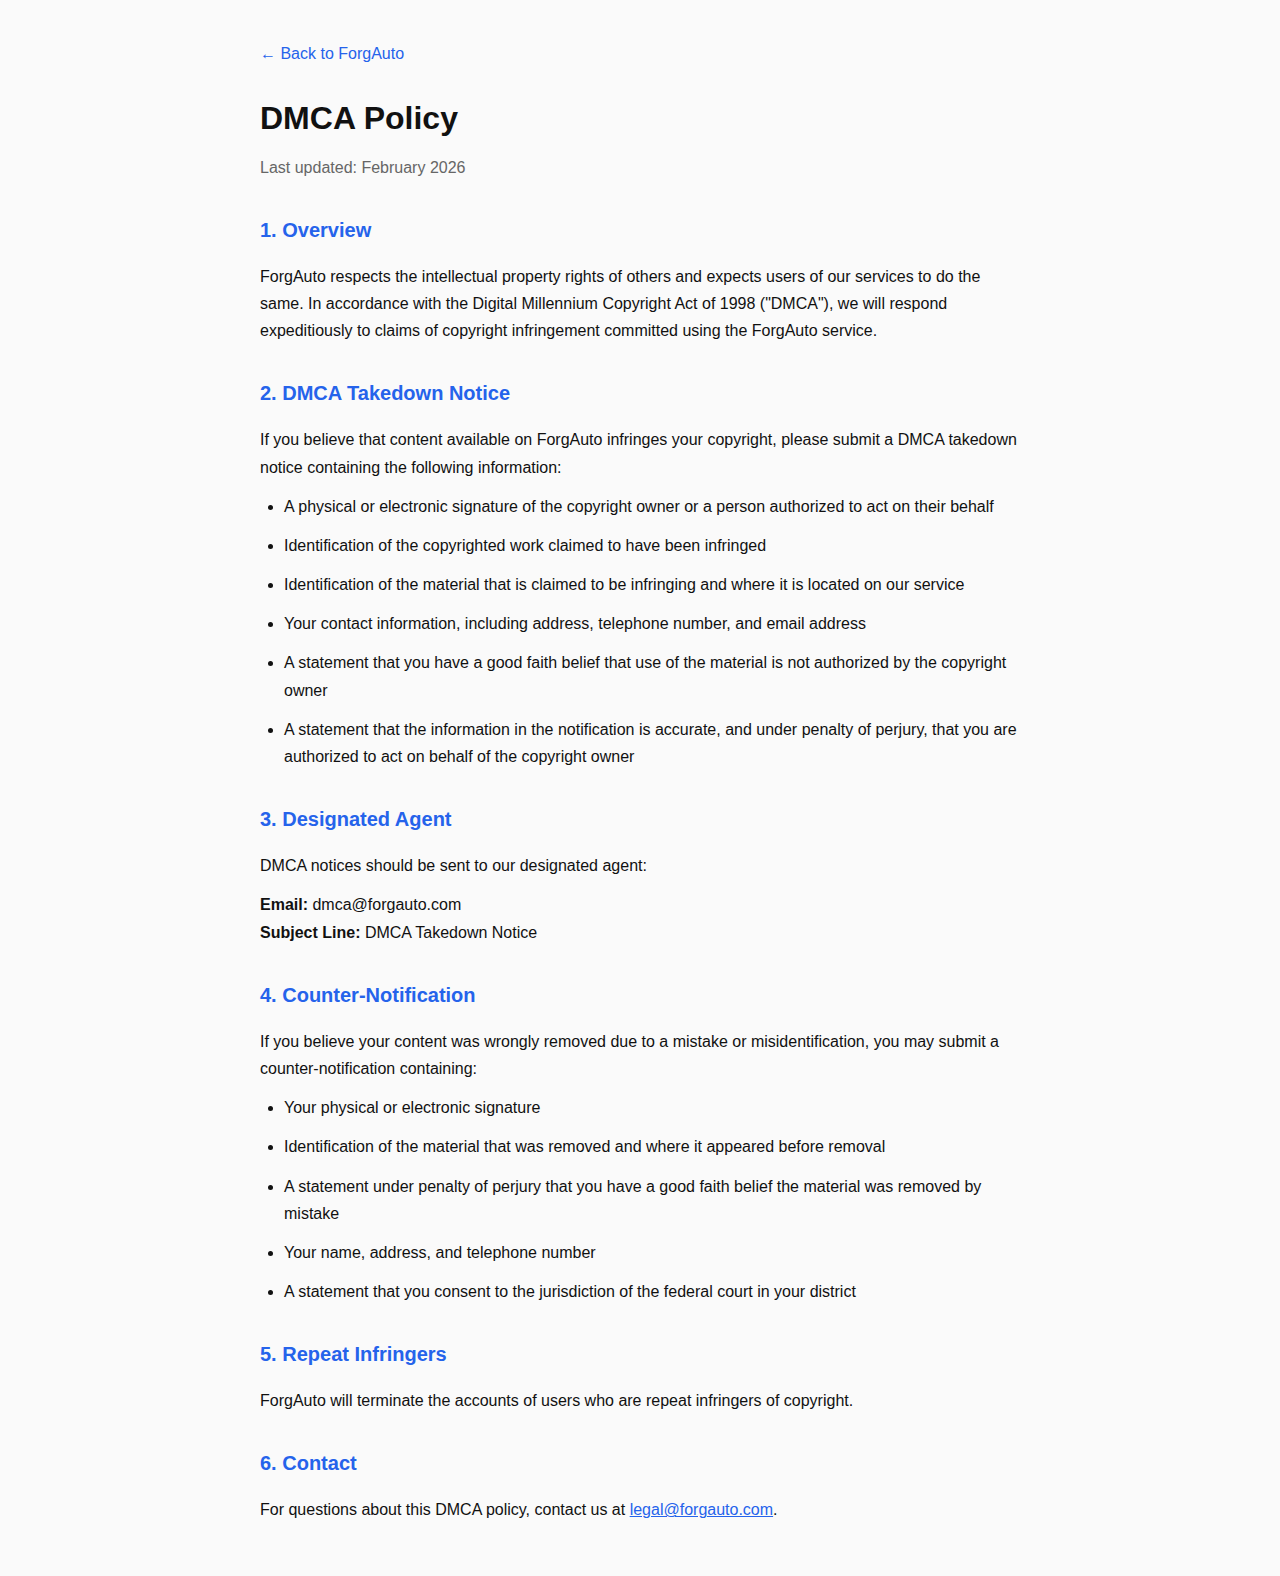
<file: dmca.html>
<!DOCTYPE html>
<html lang="en">
<head>
    <meta charset="UTF-8">
    <meta name="viewport" content="width=device-width, initial-scale=1.0">
    <title>DMCA Policy - ForgAuto</title>
    <link rel="stylesheet" href="style.css">
    <style>
        body { background: var(--bg); color: var(--text); font-family: -apple-system, BlinkMacSystemFont, 'Segoe UI', Roboto, sans-serif; line-height: 1.7; }
        .legal-page { max-width: 800px; margin: 0 auto; padding: 40px 20px; }
        .legal-page h1 { font-size: 2rem; margin-bottom: 8px; }
        .legal-page .updated { color: var(--muted); margin-bottom: 32px; }
        .legal-page h2 { font-size: 1.25rem; margin: 32px 0 16px; color: var(--primary); }
        .legal-page p, .legal-page li { margin-bottom: 12px; }
        .legal-page ul { padding-left: 24px; }
        .legal-page a { color: var(--primary); }
        .back-link { display: inline-block; margin-bottom: 24px; color: var(--muted); text-decoration: none; }
        .back-link:hover { color: var(--text); }
    </style>
</head>
<body>
    <div class="legal-page">
        <a href="/" class="back-link">← Back to ForgAuto</a>
        <h1>DMCA Policy</h1>
        <p class="updated">Last updated: February 2026</p>

        <h2>1. Overview</h2>
        <p>ForgAuto respects the intellectual property rights of others and expects users of our services to do the same. In accordance with the Digital Millennium Copyright Act of 1998 ("DMCA"), we will respond expeditiously to claims of copyright infringement committed using the ForgAuto service.</p>

        <h2>2. DMCA Takedown Notice</h2>
        <p>If you believe that content available on ForgAuto infringes your copyright, please submit a DMCA takedown notice containing the following information:</p>
        <ul>
            <li>A physical or electronic signature of the copyright owner or a person authorized to act on their behalf</li>
            <li>Identification of the copyrighted work claimed to have been infringed</li>
            <li>Identification of the material that is claimed to be infringing and where it is located on our service</li>
            <li>Your contact information, including address, telephone number, and email address</li>
            <li>A statement that you have a good faith belief that use of the material is not authorized by the copyright owner</li>
            <li>A statement that the information in the notification is accurate, and under penalty of perjury, that you are authorized to act on behalf of the copyright owner</li>
        </ul>

        <h2>3. Designated Agent</h2>
        <p>DMCA notices should be sent to our designated agent:</p>
        <p>
            <strong>Email:</strong> dmca@forgauto.com<br>
            <strong>Subject Line:</strong> DMCA Takedown Notice
        </p>

        <h2>4. Counter-Notification</h2>
        <p>If you believe your content was wrongly removed due to a mistake or misidentification, you may submit a counter-notification containing:</p>
        <ul>
            <li>Your physical or electronic signature</li>
            <li>Identification of the material that was removed and where it appeared before removal</li>
            <li>A statement under penalty of perjury that you have a good faith belief the material was removed by mistake</li>
            <li>Your name, address, and telephone number</li>
            <li>A statement that you consent to the jurisdiction of the federal court in your district</li>
        </ul>

        <h2>5. Repeat Infringers</h2>
        <p>ForgAuto will terminate the accounts of users who are repeat infringers of copyright.</p>

        <h2>6. Contact</h2>
        <p>For questions about this DMCA policy, contact us at <a href="mailto:legal@forgauto.com">legal@forgauto.com</a>.</p>
    </div>
</body>
</html>
</file>
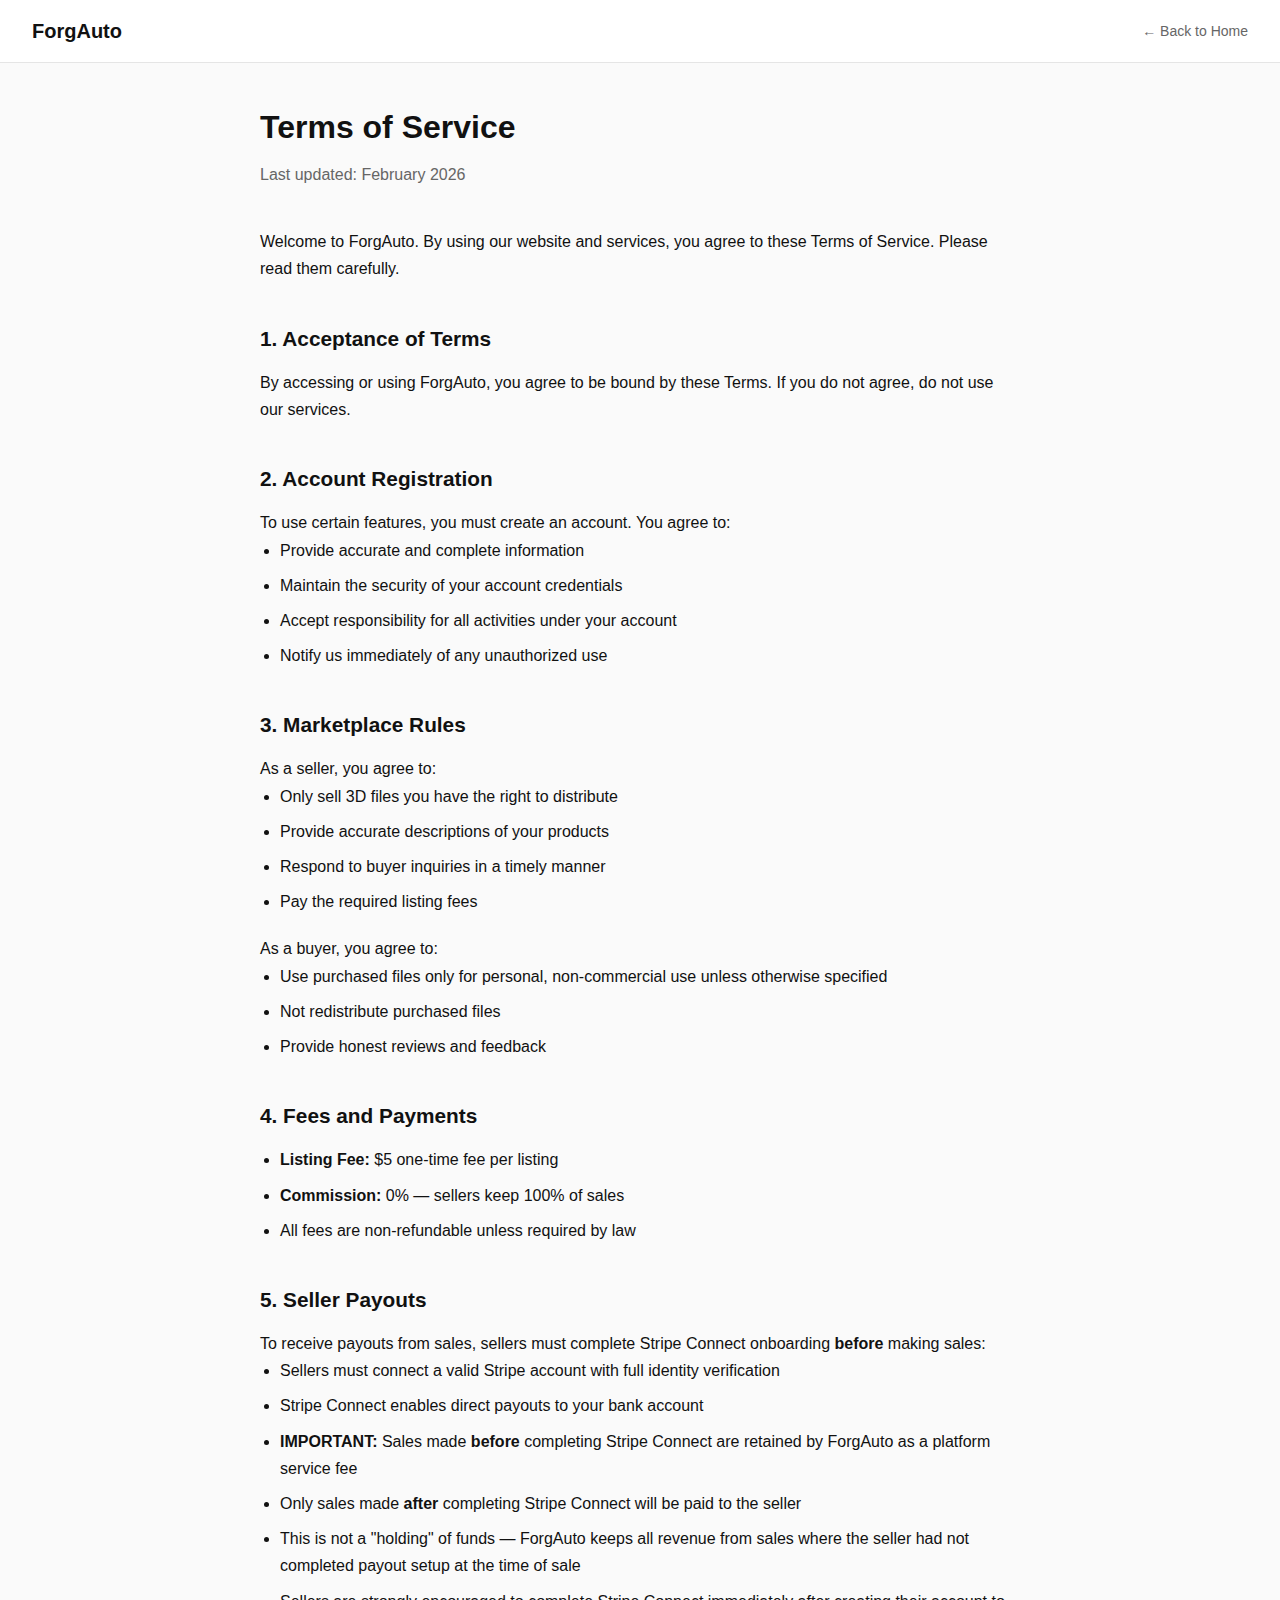
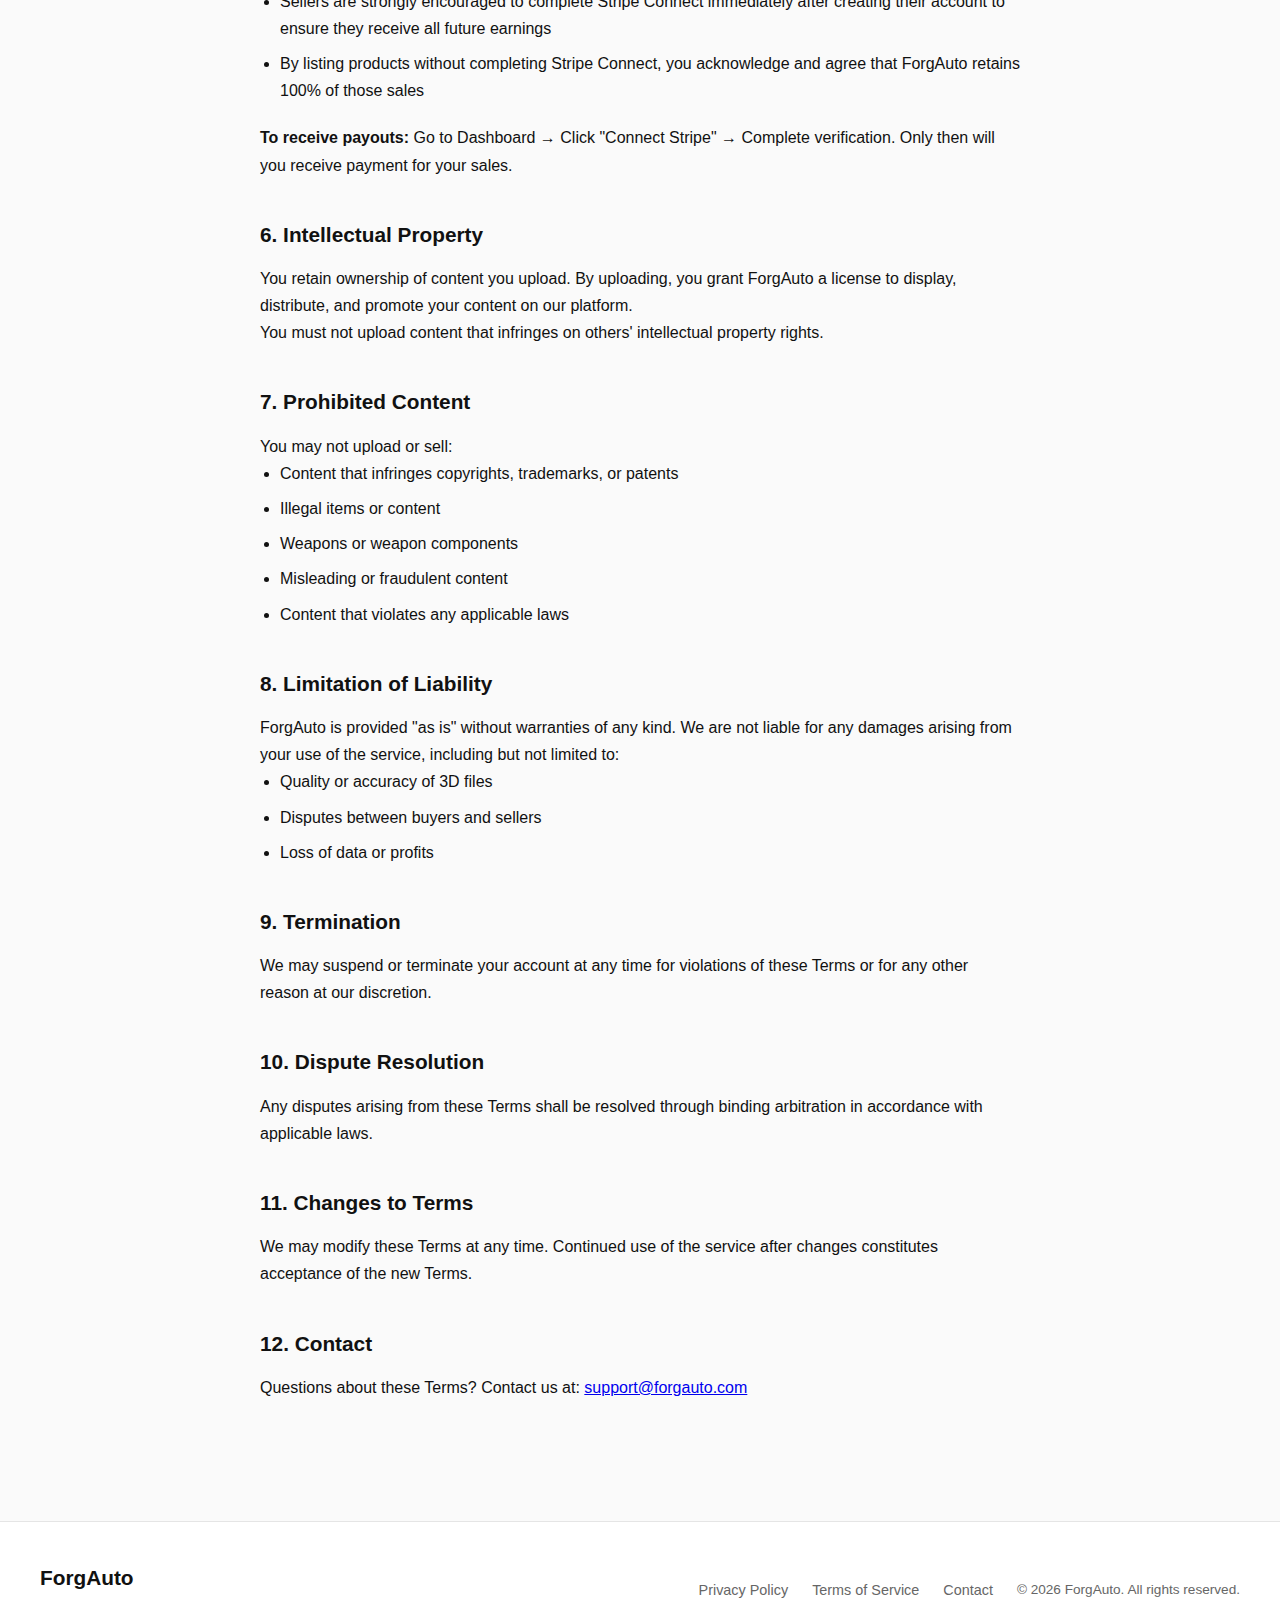
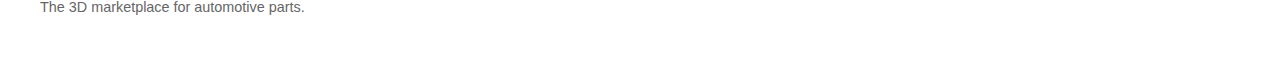
<file: terms.html>
<!DOCTYPE html>
<html lang="en">
<head>
    <meta charset="UTF-8">
    <meta name="viewport" content="width=device-width, initial-scale=1.0">
    <title>Terms of Service — ForgAuto</title>
    <link rel="stylesheet" href="style.css">
    <style>
        .legal-page { max-width: 800px; margin: 0 auto; padding: 40px 20px; }
        .legal-page h1 { margin-bottom: 10px; }
        .legal-page .updated { color: var(--muted); margin-bottom: 40px; }
        .legal-page h2 { margin-top: 40px; margin-bottom: 15px; font-size: 1.3rem; }
        .legal-page p, .legal-page li { line-height: 1.7; color: var(--text-secondary); }
        .legal-page ul { margin-left: 20px; margin-bottom: 20px; }
        .legal-page li { margin-bottom: 8px; }
    </style>
</head>
<body>
    <nav>
        <a href="index.html" class="logo">ForgAuto</a>
        <div class="nav-right">
            <a href="index.html">← Back to Home</a>
        </div>
    </nav>

    <main class="legal-page">
        <h1>Terms of Service</h1>
        <p class="updated">Last updated: February 2026</p>

        <p>Welcome to ForgAuto. By using our website and services, you agree to these Terms of Service. Please read them carefully.</p>

        <h2>1. Acceptance of Terms</h2>
        <p>By accessing or using ForgAuto, you agree to be bound by these Terms. If you do not agree, do not use our services.</p>

        <h2>2. Account Registration</h2>
        <p>To use certain features, you must create an account. You agree to:</p>
        <ul>
            <li>Provide accurate and complete information</li>
            <li>Maintain the security of your account credentials</li>
            <li>Accept responsibility for all activities under your account</li>
            <li>Notify us immediately of any unauthorized use</li>
        </ul>

        <h2>3. Marketplace Rules</h2>
        <p>As a seller, you agree to:</p>
        <ul>
            <li>Only sell 3D files you have the right to distribute</li>
            <li>Provide accurate descriptions of your products</li>
            <li>Respond to buyer inquiries in a timely manner</li>
            <li>Pay the required listing fees</li>
        </ul>
        <p>As a buyer, you agree to:</p>
        <ul>
            <li>Use purchased files only for personal, non-commercial use unless otherwise specified</li>
            <li>Not redistribute purchased files</li>
            <li>Provide honest reviews and feedback</li>
        </ul>

        <h2>4. Fees and Payments</h2>
        <ul>
            <li><strong>Listing Fee:</strong> $5 one-time fee per listing</li>
            <li><strong>Commission:</strong> 0% — sellers keep 100% of sales</li>
            <li>All fees are non-refundable unless required by law</li>
        </ul>

        <h2>5. Seller Payouts</h2>
        <p>To receive payouts from sales, sellers must complete Stripe Connect onboarding <strong>before</strong> making sales:</p>
        <ul>
            <li>Sellers must connect a valid Stripe account with full identity verification</li>
            <li>Stripe Connect enables direct payouts to your bank account</li>
            <li><strong>IMPORTANT:</strong> Sales made <strong>before</strong> completing Stripe Connect are retained by ForgAuto as a platform service fee</li>
            <li>Only sales made <strong>after</strong> completing Stripe Connect will be paid to the seller</li>
            <li>This is not a "holding" of funds — ForgAuto keeps all revenue from sales where the seller had not completed payout setup at the time of sale</li>
            <li>Sellers are strongly encouraged to complete Stripe Connect immediately after creating their account to ensure they receive all future earnings</li>
            <li>By listing products without completing Stripe Connect, you acknowledge and agree that ForgAuto retains 100% of those sales</li>
        </ul>
        <p><strong>To receive payouts:</strong> Go to Dashboard → Click "Connect Stripe" → Complete verification. Only then will you receive payment for your sales.</p>

        <h2>6. Intellectual Property</h2>
        <p>You retain ownership of content you upload. By uploading, you grant ForgAuto a license to display, distribute, and promote your content on our platform.</p>
        <p>You must not upload content that infringes on others' intellectual property rights.</p>

        <h2>7. Prohibited Content</h2>
        <p>You may not upload or sell:</p>
        <ul>
            <li>Content that infringes copyrights, trademarks, or patents</li>
            <li>Illegal items or content</li>
            <li>Weapons or weapon components</li>
            <li>Misleading or fraudulent content</li>
            <li>Content that violates any applicable laws</li>
        </ul>

        <h2>8. Limitation of Liability</h2>
        <p>ForgAuto is provided "as is" without warranties of any kind. We are not liable for any damages arising from your use of the service, including but not limited to:</p>
        <ul>
            <li>Quality or accuracy of 3D files</li>
            <li>Disputes between buyers and sellers</li>
            <li>Loss of data or profits</li>
        </ul>

        <h2>9. Termination</h2>
        <p>We may suspend or terminate your account at any time for violations of these Terms or for any other reason at our discretion.</p>

        <h2>10. Dispute Resolution</h2>
        <p>Any disputes arising from these Terms shall be resolved through binding arbitration in accordance with applicable laws.</p>

        <h2>11. Changes to Terms</h2>
        <p>We may modify these Terms at any time. Continued use of the service after changes constitutes acceptance of the new Terms.</p>

        <h2>12. Contact</h2>
        <p>Questions about these Terms? Contact us at: <a href="mailto:support@forgauto.com">support@forgauto.com</a></p>
    </main>

    <footer class="site-footer">
        <div class="footer-content">
            <div class="footer-brand">
                <span class="footer-logo">ForgAuto</span>
                <p>The 3D marketplace for automotive parts.</p>
            </div>
            <div class="footer-links">
                <a href="privacy.html">Privacy Policy</a>
                <a href="terms.html">Terms of Service</a>
                <a href="mailto:support@forgauto.com">Contact</a>
            </div>
            <div class="footer-copy">
                &copy; 2026 ForgAuto. All rights reserved.
            </div>
        </div>
    </footer>
</body>
</html>
</file>
<file: style.css>
/* ForgAuto v2.2 — Clean Automotive Marketplace */

* { margin: 0; padding: 0; box-sizing: border-box; }

:root {
    --bg: #fafafa;
    --card: #fff;
    --text: #111;
    --muted: #666;
    --border: #e5e5e5;
    --accent: #000;
    --primary: #2563eb;
    --success: #22c55e;
    --warning: #f59e0b;
}

/* Dark Mode */
body.dark {
    --bg: #0a0a0a;
    --card: #141414;
    --text: #f5f5f5;
    --muted: #888;
    --border: #2a2a2a;
    --accent: #fff;
}

body {
    font-family: -apple-system, BlinkMacSystemFont, 'Segoe UI', sans-serif;
    background: var(--bg);
    color: var(--text);
    line-height: 1.5;
}

/* Nav */
nav {
    display: flex;
    align-items: center;
    justify-content: space-between;
    padding: 16px 32px;
    background: var(--card);
    border-bottom: 1px solid var(--border);
    position: sticky;
    top: 0;
    z-index: 100;
}

.logo { font-size: 20px; font-weight: 700; color: var(--text); text-decoration: none; display: flex; align-items: center; }
.logo-img { height: 90px; width: auto; }
.nav-center { flex: 1; max-width: 400px; margin: 0 40px; }
.nav-center input { width: 100%; padding: 10px 16px; border: 1px solid var(--border); border-radius: 8px; font-size: 14px; background: var(--bg); color: var(--text); }
.nav-center input:focus { outline: none; border-color: var(--primary); }
.nav-right { display: flex; align-items: center; gap: 24px; }
.nav-right a { color: var(--muted); text-decoration: none; font-size: 14px; font-weight: 500; }
.nav-right a:hover { color: var(--text); }

.dark-toggle { background: none; border: none; font-size: 20px; cursor: pointer; padding: 4px; }

/* Buttons */
.btn { background: var(--accent); color: var(--bg) !important; padding: 10px 20px; border-radius: 8px; border: none; cursor: pointer; font-weight: 500; font-size: 14px; text-decoration: none; display: inline-flex; align-items: center; justify-content: center; gap: 8px; transition: opacity 0.2s; }
.btn:hover { opacity: 0.9; }
.btn-primary { background: var(--primary); color: #fff !important; }
.btn-outline { background: transparent; color: var(--text) !important; border: 1px solid var(--border); }
.btn-lg { padding: 14px 32px; font-size: 15px; }
.btn-sm { padding: 8px 14px; font-size: 13px; }

main { max-width: 1200px; margin: 0 auto; padding: 0 32px 60px; }

/* Sold Ticker */
.sold-ticker {
    background: linear-gradient(90deg, var(--primary), #7c3aed);
    color: #fff;
    padding: 10px 0;
    overflow: hidden;
    font-size: 13px;
}

.ticker-content {
    display: flex;
    animation: ticker 40s linear infinite;
    white-space: nowrap;
}

.ticker-item {
    padding: 0 48px;
    flex-shrink: 0;
}

@keyframes ticker {
    0% { transform: translateX(0); }
    100% { transform: translateX(-50%); }
}

/* Trust Badges */
.trust-badges {
    display: flex;
    justify-content: center;
    gap: 24px;
    margin-top: 32px;
    flex-wrap: wrap;
}

.trust-badge {
    font-size: 13px;
    color: var(--muted);
    display: flex;
    align-items: center;
    gap: 6px;
}

.detail-trust {
    display: flex;
    gap: 16px;
    margin-bottom: 20px;
    font-size: 12px;
    color: var(--muted);
}

/* Promo Banner */
.promo-banner {
    display: flex;
    align-items: center;
    justify-content: space-between;
    background: linear-gradient(135deg, #1e3a5f 0%, #0f172a 100%);
    color: #fff;
    padding: 16px 24px;
    border-radius: 12px;
    margin: 24px 0;
}

.promo-content { display: flex; align-items: center; gap: 12px; }
.promo-badge { background: var(--primary); padding: 4px 10px; border-radius: 4px; font-size: 11px; font-weight: 600; }
.promo-text { font-size: 15px; }
.promo-cta { color: #fff !important; text-decoration: none; font-weight: 500; }

/* Hero */
.hero { text-align: center; padding: 60px 0 40px; max-width: 600px; margin: 0 auto; }
.hero h1 { font-size: 48px; font-weight: 700; letter-spacing: -1.5px; margin-bottom: 16px; }
.hero p { font-size: 18px; color: var(--muted); margin-bottom: 32px; }
.hero-search { display: flex; gap: 12px; max-width: 500px; margin: 0 auto; }
.hero-search input { flex: 1; padding: 14px 20px; border: 2px solid var(--border); border-radius: 10px; font-size: 16px; background: var(--card); color: var(--text); }
.search-filters { display: flex; gap: 12px; justify-content: center; margin-top: 24px; flex-wrap: wrap; }
.search-filters select { padding: 10px 16px; border: 1px solid var(--border); border-radius: 8px; font-size: 14px; background: var(--card); color: var(--text); min-width: 150px; }

/* Categories */
.categories {
    margin: 40px -32px 0;
    padding: 48px 32px;
    background: linear-gradient(135deg, rgba(0,0,0,0.02) 0%, rgba(0,0,0,0.04) 100%);
}
body.dark .categories { background: linear-gradient(135deg, rgba(255,255,255,0.02) 0%, rgba(255,255,255,0.04) 100%); }

.categories h2 { font-size: 13px; text-transform: uppercase; letter-spacing: 1.5px; color: var(--muted); margin-bottom: 24px; }
.cat-grid { display: grid; grid-template-columns: repeat(6, 1fr); gap: 16px; }
.cat-item { text-decoration: none; text-align: center; position: relative; }
.cat-icon { position: absolute; top: 12px; left: 12px; width: 36px; height: 36px; background: var(--card); border-radius: 8px; display: flex; align-items: center; justify-content: center; font-size: 18px; z-index: 2; box-shadow: 0 2px 8px rgba(0,0,0,0.1); }
.cat-item img { width: 100%; aspect-ratio: 1; object-fit: cover; border-radius: 16px; margin-bottom: 12px; transition: transform 0.2s; }
.cat-item:hover img { transform: scale(1.03); }
.cat-item span { font-size: 14px; font-weight: 600; color: var(--text); }

/* Section */
.section { margin-top: 64px; }
.section-head { display: flex; justify-content: space-between; align-items: center; margin-bottom: 24px; }
.section-head h2 { font-size: 22px; font-weight: 600; }
.section-head a { font-size: 14px; color: var(--primary); text-decoration: none; font-weight: 500; }

/* Featured Section */
.featured-section { background: linear-gradient(135deg, #fef3c7 0%, #fde68a 100%); margin: 64px -32px 0; padding: 48px 32px; border-radius: 0; }
body.dark .featured-section { background: linear-gradient(135deg, #422006 0%, #78350f 100%); }
.featured-badge { font-size: 11px; background: #f59e0b; color: #fff; padding: 4px 10px; border-radius: 4px; font-weight: 600; }

/* Grid */
.grid { display: grid; grid-template-columns: repeat(4, 1fr); gap: 24px; }
.card { background: var(--card); border-radius: 16px; overflow: hidden; cursor: pointer; border: 1px solid var(--border); transition: all 0.2s; }
.card:hover { box-shadow: 0 12px 40px rgba(0,0,0,0.1); transform: translateY(-4px); }
.card-featured { border: 2px solid #f59e0b; }
.card-image { position: relative; overflow: hidden; }
.card-image img { width: 100%; aspect-ratio: 4/3; object-fit: cover; transition: transform 0.3s; }
.card:hover .card-image img { transform: scale(1.05); }
.card-badge { position: absolute; top: 12px; left: 12px; background: rgba(0,0,0,0.7); color: #fff; padding: 4px 10px; border-radius: 6px; font-size: 11px; }
.premiered-badge { position: absolute; top: 12px; right: 12px; }
.featured-badge-card { position: absolute; top: 12px; left: 50px; }
.card-body { padding: 16px; }
.card-title { font-size: 14px; font-weight: 600; margin-bottom: 10px; }
.card-meta { display: flex; justify-content: space-between; align-items: center; }
.card-cat { font-size: 12px; color: var(--muted); }
.card-price { font-weight: 700; font-size: 16px; color: var(--primary); }

/* Affiliate Section */
.affiliate-section { background: var(--card); margin: 64px -32px 0; padding: 48px 32px; border: 1px solid var(--border); }
.affiliate-note { font-size: 11px; color: var(--muted); }
.affiliate-grid { display: grid; grid-template-columns: repeat(6, 1fr); gap: 16px; }
.affiliate-item { display: flex; flex-direction: column; align-items: center; gap: 8px; padding: 20px 16px; background: var(--bg); border-radius: 12px; text-decoration: none; color: var(--text); transition: all 0.2s; text-align: center; }
.affiliate-item:hover { transform: translateY(-2px); box-shadow: 0 4px 12px rgba(0,0,0,0.1); }
.affiliate-icon { font-size: 32px; }
.affiliate-info strong { font-size: 13px; display: block; }
.affiliate-info span { font-size: 11px; color: var(--muted); }
.affiliate-price { font-weight: 700; color: var(--primary); }

/* Designers Preview */
.featured-designers { background: var(--card); margin: 64px -32px 0; padding: 48px 32px; border-top: 1px solid var(--border); }
.designers-preview { display: grid; grid-template-columns: repeat(3, 1fr); gap: 24px; }
.designer-mini { display: flex; align-items: center; gap: 16px; padding: 20px; background: var(--bg); border-radius: 12px; cursor: pointer; transition: all 0.2s; }
.designer-mini:hover { box-shadow: 0 4px 16px rgba(0,0,0,0.1); }
.designer-mini img { width: 56px; height: 56px; border-radius: 50%; object-fit: cover; }
.designer-mini-info { display: flex; flex-direction: column; gap: 2px; }
.designer-mini-info strong { font-size: 15px; }
.designer-mini-info span { font-size: 13px; color: var(--muted); }
.designer-mini-rate { color: var(--primary) !important; font-weight: 500; }

/* Stats Bar */
.stats-bar { display: flex; justify-content: space-around; padding: 48px 0; margin-top: 64px; background: var(--text); color: var(--bg); margin-left: -32px; margin-right: -32px; }
.stat { text-align: center; }
.stat-num { display: block; font-size: 36px; font-weight: 700; }
.stat-label { font-size: 14px; opacity: 0.7; }

.version-tag { text-align: center; padding: 24px; font-size: 12px; color: var(--muted); }

/* Page Header */
.page-header { text-align: center; padding: 48px 0; max-width: 600px; margin: 0 auto; }
.page-header h1 { font-size: 36px; font-weight: 700; margin-bottom: 12px; }
.page-header p { font-size: 16px; color: var(--muted); }

/* Filters */
.designer-filters { display: flex; justify-content: center; gap: 8px; margin-bottom: 40px; flex-wrap: wrap; }
.filter-btn { padding: 8px 16px; border: 1px solid var(--border); border-radius: 20px; background: var(--card); font-size: 14px; cursor: pointer; color: var(--text); }
.filter-btn:hover, .filter-btn.active { background: var(--text); color: var(--bg); border-color: var(--text); }

/* Browse */
.browse { display: grid; grid-template-columns: 220px 1fr; gap: 48px; padding-top: 40px; }
.sidebar h3 { font-size: 11px; text-transform: uppercase; letter-spacing: 1.5px; color: var(--muted); margin-bottom: 16px; margin-top: 32px; }
.sidebar h3:first-child { margin-top: 0; }
.sidebar ul { list-style: none; }
.sidebar li { margin-bottom: 6px; }
.sidebar a { font-size: 14px; color: var(--muted); text-decoration: none; padding: 6px 0; display: block; }
.sidebar a:hover, .sidebar a.active { color: var(--text); }
.sidebar a.active { font-weight: 600; }
.sidebar-cta { margin-top: 40px; padding: 20px; background: var(--bg); border-radius: 12px; text-align: center; }
.sidebar-cta p { font-size: 14px; color: var(--muted); margin-bottom: 12px; }
.browse-head { display: flex; justify-content: space-between; align-items: center; margin-bottom: 24px; }
.browse-head h1 { font-size: 28px; }

/* Designers Grid */
.designers-grid { display: grid; grid-template-columns: repeat(3, 1fr); gap: 24px; }
.designer { background: var(--card); border: 1px solid var(--border); border-radius: 16px; padding: 24px; cursor: pointer; transition: all 0.2s; }
.designer:hover { box-shadow: 0 12px 40px rgba(0,0,0,0.1); transform: translateY(-4px); }
.designer-top { display: flex; gap: 16px; margin-bottom: 16px; }
.designer img { width: 56px; height: 56px; border-radius: 50%; object-fit: cover; }
.designer h3 { font-size: 16px; margin-bottom: 2px; }
.designer p { font-size: 13px; color: var(--muted); }
.designer-stats { display: flex; justify-content: space-between; margin-bottom: 16px; }
.designer-rate { font-size: 20px; font-weight: 700; }
.designer-rating { font-size: 14px; color: var(--muted); }
.designer-projects { font-size: 13px; color: var(--muted); margin-top: 16px; padding-top: 16px; border-top: 1px solid var(--border); }
.tags { display: flex; flex-wrap: wrap; gap: 8px; }
.tag { font-size: 12px; padding: 4px 12px; background: var(--bg); border-radius: 20px; color: var(--muted); }

/* Designer Profile */
.designer-profile { padding-top: 40px; }
.designer-header { display: flex; gap: 32px; padding: 32px; background: var(--card); border: 1px solid var(--border); border-radius: 16px; margin-bottom: 40px; }
.designer-avatar-lg { width: 120px; height: 120px; border-radius: 50%; object-fit: cover; }
.designer-header-info { flex: 1; }
.designer-header-info h1 { font-size: 28px; margin-bottom: 4px; }
.designer-title { color: var(--muted); margin-bottom: 16px; }
.designer-meta { display: flex; gap: 24px; margin-bottom: 16px; font-size: 14px; }
.designer-cta { display: flex; flex-direction: column; gap: 12px; text-align: right; }
.designer-rate-lg { font-size: 32px; font-weight: 700; }
.designer-body { display: grid; grid-template-columns: 1fr 2fr; gap: 40px; }
.designer-about h2, .designer-portfolio h2 { font-size: 18px; margin-bottom: 16px; }
.portfolio-grid { display: grid; grid-template-columns: repeat(2, 1fr); gap: 16px; }
.portfolio-item { cursor: pointer; }
.portfolio-item img { width: 100%; aspect-ratio: 4/3; object-fit: cover; border-radius: 12px; margin-bottom: 8px; }
.portfolio-item span { font-size: 13px; color: var(--muted); }

/* Sell */
.sell-layout { display: grid; grid-template-columns: 1fr 1fr; gap: 80px; align-items: start; padding-top: 40px; }
.sell-info h1 { font-size: 36px; font-weight: 700; margin-bottom: 16px; }
.sell-info > p { font-size: 16px; color: var(--muted); margin-bottom: 48px; }
.steps { margin-bottom: 48px; }
.step { display: flex; gap: 16px; margin-bottom: 24px; }
.step-num { width: 36px; height: 36px; background: var(--text); color: var(--bg); border-radius: 50%; display: flex; align-items: center; justify-content: center; font-size: 14px; font-weight: 700; flex-shrink: 0; }
.step h4 { font-size: 16px; margin-bottom: 4px; }
.step p { font-size: 14px; color: var(--muted); }
.pricing { background: var(--bg); padding: 32px; border-radius: 16px; border: 1px solid var(--border); }
.pricing-big { font-size: 56px; font-weight: 700; }
.pricing-sub { color: var(--muted); margin-bottom: 24px; }
.pricing ul { list-style: none; }
.pricing li { padding: 8px 0; font-size: 14px; }
.pricing li::before { content: '✓'; margin-right: 12px; color: var(--success); }

/* Form */
.form { background: var(--card); border: 1px solid var(--border); border-radius: 16px; padding: 32px; }
.form h2 { font-size: 20px; margin-bottom: 24px; padding-bottom: 16px; border-bottom: 1px solid var(--border); }
.field { margin-bottom: 24px; }
.field label { display: block; font-size: 14px; font-weight: 600; margin-bottom: 8px; }
.field label .required { color: #ef4444; }
.field input, .field select, .field textarea { width: 100%; padding: 12px 16px; border: 1px solid var(--border); border-radius: 10px; font-size: 14px; font-family: inherit; background: var(--bg); color: var(--text); }
.field input:focus, .field select:focus, .field textarea:focus { outline: none; border-color: var(--primary); }
.field-row { display: grid; grid-template-columns: 1fr 1fr; gap: 16px; }
.dropzone { border: 2px dashed var(--border); border-radius: 12px; padding: 48px; text-align: center; cursor: pointer; }
.dropzone:hover { border-color: var(--primary); }
.dropzone-icon { font-size: 40px; margin-bottom: 12px; }
.dropzone p { font-weight: 600; margin-bottom: 4px; }
.dropzone span { font-size: 13px; color: var(--muted); }
.photo-grid { display: grid; grid-template-columns: repeat(4, 1fr); gap: 12px; }
.photo-item { position: relative; aspect-ratio: 1; }
.photo-item img { width: 100%; height: 100%; object-fit: cover; border-radius: 8px; }
.photo-remove { position: absolute; top: 4px; right: 4px; width: 24px; height: 24px; background: rgba(0,0,0,0.7); color: #fff; border: none; border-radius: 50%; cursor: pointer; }
.photo-add { aspect-ratio: 1; border: 2px dashed var(--border); border-radius: 8px; display: flex; flex-direction: column; align-items: center; justify-content: center; cursor: pointer; }
.photo-add:hover { border-color: var(--primary); }
.photo-add-icon { font-size: 28px; color: var(--muted); }
.photo-add span { font-size: 12px; color: var(--muted); }

/* Upsell Box */
.upsell-box { background: linear-gradient(135deg, #fef3c7 0%, #fde68a 100%); border-radius: 12px; padding: 20px; margin-bottom: 24px; }
body.dark .upsell-box { background: linear-gradient(135deg, #422006 0%, #78350f 100%); }
.upsell-label { display: flex; gap: 16px; cursor: pointer; }
.upsell-label input { margin-top: 4px; width: 20px; height: 20px; }
.upsell-content { flex: 1; }
.upsell-badge { display: inline-block; background: #f59e0b; color: #fff; padding: 2px 8px; border-radius: 4px; font-size: 10px; font-weight: 600; margin-bottom: 4px; }
.upsell-content strong { display: block; margin-bottom: 4px; }
.upsell-content p { font-size: 13px; color: var(--muted); margin: 0; }

.form-total { background: var(--bg); padding: 16px 20px; border-radius: 10px; margin: 24px 0; display: flex; justify-content: space-between; font-weight: 700; font-size: 18px; }

/* Gallery thumbnails (viewer CSS moved to bottom) */
.gallery-thumbs { display: flex; gap: 12px; margin-top: 16px; flex-wrap: wrap; align-items: center; }
.thumb { width: 80px; height: 60px; object-fit: cover; border-radius: 8px; cursor: pointer; opacity: 0.6; border: 2px solid transparent; transition: all 0.2s; }
.thumb:hover, .thumb.active { opacity: 1; border-color: var(--primary); }

/* Lightbox */
.lightbox { position: fixed; inset: 0; background: rgba(0,0,0,0.95); z-index: 1000; display: none; align-items: center; justify-content: center; }
.lightbox.active { display: flex; }
.lightbox img { max-width: 90%; max-height: 90%; object-fit: contain; border-radius: 8px; }
.lightbox-close { position: absolute; top: 20px; right: 20px; background: none; border: none; color: #fff; font-size: 40px; cursor: pointer; }

/* Part Detail - v5.2: Left column has gallery+desc, right has purchase info */
.detail { display: grid; grid-template-columns: 1fr 400px; gap: 48px; padding-top: 40px; }
.detail-left { display: flex; flex-direction: column; gap: 32px; }
.detail-right { position: sticky; top: 100px; align-self: start; }
.detail-featured-badge { display: inline-block; background: #f59e0b; color: #fff; padding: 4px 12px; border-radius: 4px; font-size: 12px; font-weight: 600; margin-bottom: 12px; }
.detail-breadcrumb { font-size: 13px; color: var(--muted); margin-bottom: 8px; }
.detail-info h1 { font-size: 28px; margin-bottom: 16px; }
.detail-seller { display: flex; align-items: center; gap: 12px; margin-bottom: 24px; }
.seller-avatar { width: 32px; height: 32px; background: var(--primary); color: #fff; border-radius: 50%; display: flex; align-items: center; justify-content: center; font-size: 14px; font-weight: 600; }
.detail-downloads { color: var(--muted); font-size: 13px; }
.detail-price { font-size: 36px; font-weight: 700; margin-bottom: 16px; color: var(--primary); }
.detail-actions { display: flex; flex-direction: column; gap: 12px; margin-bottom: 24px; }

/* Print & Ship CTA */
.print-ship-cta { background: linear-gradient(135deg, #ecfdf5 0%, #d1fae5 100%); border-radius: 12px; padding: 20px; margin-bottom: 32px; }
body.dark .print-ship-cta { background: linear-gradient(135deg, #022c22 0%, #064e3b 100%); }
.print-ship-header { display: flex; gap: 16px; margin-bottom: 16px; }
.print-ship-icon { font-size: 32px; }
.print-ship-header strong { display: block; }
.print-ship-header span { font-size: 13px; color: var(--muted); }
.print-ship-options { display: flex; gap: 12px; }

.detail-desc h2, .specs h2 { font-size: 13px; text-transform: uppercase; letter-spacing: 1px; color: var(--muted); margin-bottom: 12px; }
.detail-desc p { line-height: 1.7; margin-bottom: 32px; }
.specs { border-top: 1px solid var(--border); padding-top: 24px; }
.spec-row { display: flex; justify-content: space-between; padding: 12px 0; font-size: 14px; border-bottom: 1px solid var(--border); }
.spec-row span:first-child { color: var(--muted); }
.part-actions-secondary { display: flex; gap: 12px; margin-top: 32px; padding-top: 24px; border-top: 1px solid var(--border); }

/* Print Shops */
.location-search { display: flex; gap: 12px; max-width: 600px; margin: 0 auto 40px; }
.location-search input { flex: 1; padding: 14px 20px; border: 2px solid var(--border); border-radius: 10px; font-size: 16px; background: var(--card); color: var(--text); }
.selected-part-banner { display: flex; align-items: center; gap: 16px; padding: 16px; background: var(--card); border: 1px solid var(--border); border-radius: 12px; margin-bottom: 32px; max-width: 600px; margin-left: auto; margin-right: auto; }
.selected-part-banner img { width: 80px; height: 60px; object-fit: cover; border-radius: 8px; }
.selected-part-info { display: flex; flex-direction: column; gap: 4px; }
.selected-part-info strong { font-size: 15px; }
.selected-part-info span { font-size: 13px; color: var(--muted); }
.print-shops-list { max-width: 700px; margin: 0 auto; }
.print-shop-card { background: var(--card); border: 1px solid var(--border); border-radius: 12px; padding: 24px; margin-bottom: 16px; }
.print-shop-card.verified { border-color: var(--success); }
.print-shop-header { display: flex; justify-content: space-between; align-items: flex-start; margin-bottom: 8px; }
.print-shop-header h3 { font-size: 18px; display: flex; align-items: center; gap: 8px; flex-wrap: wrap; }
.verified-badge { background: var(--success); color: #fff; padding: 2px 8px; border-radius: 4px; font-size: 11px; font-weight: 600; }
.instant-badge { background: var(--primary); color: #fff; padding: 2px 8px; border-radius: 4px; font-size: 11px; font-weight: 600; margin-left: 8px; }
.ship-badge { background: #8b5cf6; color: #fff; padding: 2px 8px; border-radius: 4px; font-size: 11px; font-weight: 600; margin-left: 8px; }
.print-shop-distance { background: var(--bg); padding: 4px 12px; border-radius: 20px; font-size: 13px; color: var(--muted); }
.print-shop-address { font-size: 14px; color: var(--muted); margin-bottom: 8px; }
.print-shop-meta { display: flex; gap: 16px; font-size: 14px; margin-bottom: 16px; }
.print-shop-actions { display: flex; gap: 12px; flex-wrap: wrap; }

/* Responsive */
@media (max-width: 1024px) {
    .cat-grid { grid-template-columns: repeat(3, 1fr); }
    .grid { grid-template-columns: repeat(3, 1fr); }
    .affiliate-grid { grid-template-columns: repeat(3, 1fr); }
    .designers-grid, .designers-preview { grid-template-columns: repeat(2, 1fr); }
    .sell-layout, .detail { grid-template-columns: 1fr; }
    .designer-header { flex-direction: column; }
    .designer-body { grid-template-columns: 1fr; }
}

@media (max-width: 768px) {
    nav { padding: 12px 16px; }
    .nav-center { display: none; }
    .nav-right { gap: 12px; }
    main { padding: 0 16px 40px; }
    .hero { padding: 40px 0; }
    .hero h1 { font-size: 32px; }
    .trust-badges { gap: 12px; }
    .trust-badge { font-size: 11px; }
    .categories { margin-left: -16px; margin-right: -16px; padding: 32px 16px; }
    .cat-grid { grid-template-columns: repeat(2, 1fr); }
    .grid { grid-template-columns: repeat(2, 1fr); }
    .affiliate-grid { grid-template-columns: repeat(2, 1fr); }
    .browse { grid-template-columns: 1fr; }
    .sidebar { display: none; }
    .designers-grid, .designers-preview { grid-template-columns: 1fr; }
    .stats-bar { flex-wrap: wrap; gap: 32px; margin-left: -16px; margin-right: -16px; }
    .stat { flex: 1 1 40%; }
    .promo-banner { flex-direction: column; gap: 16px; text-align: center; }
    .photo-grid { grid-template-columns: repeat(3, 1fr); }
    .location-search { flex-direction: column; }
    .print-shop-actions { flex-direction: column; }
}

/* Auth Pages */
.auth-container {
    min-height: 80vh;
    display: flex;
    align-items: center;
    justify-content: center;
    padding: 40px 20px;
}

.auth-box {
    background: var(--card);
    border: 1px solid var(--border);
    border-radius: 16px;
    padding: 48px;
    width: 100%;
    max-width: 420px;
}

.auth-box h1 {
    font-size: 28px;
    margin-bottom: 8px;
}

.auth-box > p {
    color: var(--muted);
    margin-bottom: 32px;
}

.auth-switch {
    text-align: center;
    margin-top: 24px;
    font-size: 14px;
    color: var(--muted);
}

.auth-switch a {
    color: var(--primary);
    text-decoration: none;
    font-weight: 500;
}

.auth-prompt {
    text-align: center;
    padding: 80px 20px;
}

.auth-prompt h2 {
    margin-bottom: 16px;
}

.auth-prompt p {
    color: var(--muted);
    margin-bottom: 24px;
}

.auth-prompt .btn {
    margin: 0 8px;
}

.error-msg {
    color: #ef4444;
    font-size: 14px;
    margin-bottom: 16px;
    min-height: 20px;
}

/* Dashboard */
.dashboard {
    padding: 40px 0;
}

.dashboard-header {
    display: flex;
    justify-content: space-between;
    align-items: center;
    margin-bottom: 40px;
    padding-bottom: 24px;
    border-bottom: 1px solid var(--border);
}

.dashboard-user {
    display: flex;
    align-items: center;
    gap: 20px;
}

.user-avatar {
    width: 64px;
    height: 64px;
    background: var(--primary);
    color: #fff;
    border-radius: 50%;
    display: flex;
    align-items: center;
    justify-content: center;
    font-size: 24px;
    font-weight: 600;
    overflow: hidden;
}

.user-avatar img {
    width: 100%;
    height: 100%;
    object-fit: cover;
}

.dashboard-user h1 {
    font-size: 24px;
    margin-bottom: 4px;
}

.user-role {
    color: var(--muted);
    font-size: 14px;
}

.dashboard-actions {
    display: flex;
    gap: 12px;
}

.dashboard-nav {
    display: flex;
    gap: 8px;
    margin-bottom: 32px;
    border-bottom: 1px solid var(--border);
    padding-bottom: 16px;
}

.dash-tab {
    padding: 10px 20px;
    background: none;
    border: none;
    font-size: 14px;
    font-weight: 500;
    color: var(--muted);
    cursor: pointer;
    border-radius: 8px;
    transition: all 0.2s;
}

.dash-tab:hover {
    background: var(--bg);
    color: var(--text);
}

.dash-tab.active {
    background: var(--text);
    color: var(--bg);
}

.dash-content h2 {
    font-size: 20px;
    margin-bottom: 24px;
}

.empty-state {
    text-align: center;
    padding: 48px;
    color: var(--muted);
}

.empty-state a {
    color: var(--primary);
}

.settings-form {
    max-width: 500px;
}

.settings-form .btn {
    margin-top: 16px;
}

/* Sales/Purchases lists */
.sales-list, .purchase-list {
    display: flex;
    flex-direction: column;
    gap: 12px;
}

.sale-item, .purchase-item {
    display: flex;
    align-items: center;
    justify-content: space-between;
    padding: 16px 20px;
    background: var(--card);
    border: 1px solid var(--border);
    border-radius: 12px;
}

.sale-date, .purchase-price {
    color: var(--muted);
    font-size: 14px;
}

/* Reviews */
.reviews-section {
    margin-top: 32px;
    padding-top: 24px;
    border-top: 1px solid var(--border);
}

.reviews-section h2 {
    margin-bottom: 16px;
}

.review {
    padding: 16px 0;
    border-bottom: 1px solid var(--border);
}

.review:last-child {
    border-bottom: none;
}

.review-header {
    display: flex;
    justify-content: space-between;
    margin-bottom: 8px;
}

.review-rating {
    color: var(--warning);
}

.write-review {
    margin-top: 32px;
    padding: 24px;
    background: var(--bg);
    border-radius: 12px;
}

.write-review h3 {
    margin-bottom: 16px;
}

/* Designer request form */
.designer-request {
    margin-top: 48px;
    padding: 32px;
    background: var(--card);
    border: 1px solid var(--border);
    border-radius: 16px;
}

.designer-request h2 {
    margin-bottom: 24px;
}

/* Profile page */
.profile-page {
    padding: 40px 0;
}

.profile-header {
    display: flex;
    gap: 24px;
    align-items: center;
    margin-bottom: 40px;
}

.profile-avatar {
    width: 100px;
    height: 100px;
    background: var(--primary);
    color: #fff;
    border-radius: 50%;
    display: flex;
    align-items: center;
    justify-content: center;
    font-size: 36px;
    font-weight: 600;
    overflow: hidden;
}

.profile-avatar img {
    width: 100%;
    height: 100%;
    object-fit: cover;
}

/* FIX 5: Removed broken dark mode override */

/* ========== FOOTER ========== */
.site-footer {
    margin-top: 80px;
    padding: 40px 20px;
    background: var(--card);
    border-top: 1px solid var(--border);
}

.footer-content {
    max-width: 1200px;
    margin: 0 auto;
    display: flex;
    flex-wrap: wrap;
    justify-content: space-between;
    align-items: center;
    gap: 24px;
}

.footer-brand {
    flex: 1;
    min-width: 200px;
}

.footer-logo {
    font-size: 1.3rem;
    font-weight: 700;
    color: var(--text);
}

.footer-brand p {
    color: var(--muted);
    font-size: 0.9rem;
    margin-top: 4px;
}

.footer-links {
    display: flex;
    gap: 24px;
    flex-wrap: wrap;
}

.footer-links a {
    color: var(--muted);
    text-decoration: none;
    font-size: 0.9rem;
    transition: color 0.2s;
}

.footer-links a:hover {
    color: var(--primary);
}

.footer-copy {
    color: var(--muted);
    font-size: 0.85rem;
}

@media (max-width: 640px) {
    .footer-content {
        flex-direction: column;
        text-align: center;
    }
    
    .footer-links {
        justify-content: center;
    }
}

/* ========== AVATAR UPLOAD ========== */
.avatar-upload {
    display: flex;
    align-items: center;
    gap: 20px;
}

.avatar-preview {
    width: 80px;
    height: 80px;
    border-radius: 50%;
    background: var(--primary);
    color: #fff;
    display: flex;
    align-items: center;
    justify-content: center;
    font-size: 28px;
    font-weight: 600;
    overflow: hidden;
    border: 3px solid var(--border);
}

.avatar-preview img {
    width: 100%;
    height: 100%;
    object-fit: cover;
}

.avatar-actions {
    display: flex;
    flex-direction: column;
    gap: 8px;
}

.avatar-hint {
    font-size: 0.8rem;
    color: var(--muted);
}

.btn-sm {
    padding: 8px 16px;
    font-size: 0.85rem;
}

/* ========== MESSAGING STYLES ========== */
.messages-list {
    display: flex;
    flex-direction: column;
    gap: 8px;
}

.message-preview {
    display: flex;
    align-items: center;
    gap: 16px;
    padding: 16px;
    background: var(--card);
    border: 1px solid var(--border);
    border-radius: 12px;
    cursor: pointer;
    transition: all 0.2s;
}

.message-preview:hover {
    border-color: var(--primary);
}

.message-avatar {
    width: 48px;
    height: 48px;
    border-radius: 50%;
    background: var(--primary);
    color: #fff;
    display: flex;
    align-items: center;
    justify-content: center;
    font-weight: 600;
    font-size: 1.2rem;
    overflow: hidden;
    flex-shrink: 0;
}

.message-avatar img {
    width: 100%;
    height: 100%;
    object-fit: cover;
}

.message-info {
    flex: 1;
    min-width: 0;
}

.message-header {
    display: flex;
    justify-content: space-between;
    margin-bottom: 4px;
}

.message-time {
    color: var(--muted);
    font-size: 0.85rem;
}

.message-snippet {
    color: var(--muted);
    white-space: nowrap;
    overflow: hidden;
    text-overflow: ellipsis;
    margin: 0;
}

.unread-badge, .badge-unread {
    background: var(--primary);
    color: #fff;
    padding: 4px 10px;
    border-radius: 20px;
    font-size: 0.8rem;
    font-weight: 600;
}

/* Conversation Page */
/* v6.0: Improved Conversation/Chat Page */
.conversation-page {
    display: flex;
    flex-direction: column;
    height: calc(100vh - 80px);
    max-width: 800px;
    margin: 0 auto;
    background: var(--bg);
}

.conversation-header {
    display: flex;
    align-items: center;
    gap: 16px;
    padding: 20px 24px;
    background: var(--card);
    border-bottom: 1px solid var(--border);
    box-shadow: 0 2px 8px rgba(0,0,0,0.05);
}

.back-btn {
    color: var(--muted);
    text-decoration: none;
    font-size: 18px;
    padding: 8px;
    border-radius: 8px;
    transition: all 0.2s;
}

.back-btn:hover {
    color: var(--primary);
    background: var(--bg);
}

.conversation-user {
    display: flex;
    align-items: center;
    gap: 12px;
}

.user-avatar-sm {
    width: 44px;
    height: 44px;
    border-radius: 50%;
    background: linear-gradient(135deg, #667eea 0%, #764ba2 100%);
    color: #fff;
    display: flex;
    align-items: center;
    justify-content: center;
    font-size: 1rem;
    font-weight: 600;
    overflow: hidden;
}

.user-avatar-sm img {
    width: 100%;
    height: 100%;
    object-fit: cover;
}

.conversation-user strong {
    font-size: 16px;
}

.messages-container {
    flex: 1;
    overflow-y: auto;
    padding: 24px;
    display: flex;
    flex-direction: column;
    gap: 16px;
    background: var(--bg);
}

/* Part reference in messages */
.message-part-group {
    background: var(--card);
    border-radius: 12px;
    padding: 16px;
    margin-bottom: 8px;
}

.message-part-header {
    display: flex;
    align-items: center;
    gap: 12px;
    padding-bottom: 12px;
    margin-bottom: 12px;
    border-bottom: 1px solid var(--border);
    cursor: pointer;
    font-size: 13px;
    color: var(--muted);
}

.message-part-header img {
    width: 48px;
    height: 36px;
    object-fit: cover;
    border-radius: 6px;
}

.message-part-header:hover {
    color: var(--primary);
}

.message {
    max-width: 75%;
    padding: 14px 18px;
    border-radius: 20px;
    position: relative;
    line-height: 1.5;
}

.message-sent {
    align-self: flex-end;
    background: linear-gradient(135deg, #2563eb 0%, #1d4ed8 100%);
    color: #fff;
    border-bottom-right-radius: 6px;
}

.message-received {
    align-self: flex-start;
    background: var(--card);
    border: 1px solid var(--border);
    border-bottom-left-radius: 6px;
}

.message-content {
    margin-bottom: 6px;
    font-size: 15px;
    word-wrap: break-word;
}

.message-time {
    font-size: 11px;
    opacity: 0.7;
    text-align: right;
}

.message-sent .message-time {
    color: rgba(255,255,255,0.8);
}

.message-received .message-time {
    color: var(--muted);
}

.empty-state {
    text-align: center;
    color: var(--muted);
    padding: 60px 20px;
    font-size: 15px;
}

.message-form {
    display: flex;
    gap: 12px;
    padding: 20px 24px;
    background: var(--card);
    border-top: 1px solid var(--border);
}

.message-form input {
    flex: 1;
    padding: 14px 20px;
    border: 2px solid var(--border);
    border-radius: 28px;
    background: var(--bg);
    color: var(--text);
    font-size: 15px;
    transition: border-color 0.2s;
}

.message-form input:focus {
    outline: none;
    border-color: var(--primary);
}

.message-form .btn {
    padding: 14px 28px;
    border-radius: 28px;
}

/* Success message */
.success-msg {
    color: #22c55e;
    text-align: center;
    padding: 12px;
    background: rgba(34, 197, 94, 0.1);
    border-radius: 8px;
    margin-bottom: 16px;
}

/* ========== CARD FIXES ========== */
.card-trending {
    border: 2px solid #f59e0b !important;
    box-shadow: 0 0 20px rgba(245, 158, 11, 0.3);
}

.card-featured {
    border: 2px solid var(--primary) !important;
    box-shadow: 0 0 20px rgba(37, 99, 235, 0.3);
}

.premiered-badge {
    position: absolute;
    top: 10px;
    right: 10px;
    background: linear-gradient(135deg, #f59e0b, #ef4444);
    color: #fff;
    padding: 6px 12px;
    border-radius: 20px;
    font-size: 0.7rem;
    font-weight: 700;
    letter-spacing: 0.5px;
    z-index: 2;
    text-transform: uppercase;
}

.featured-badge-card {
    position: absolute;
    top: 10px;
    left: 10px;
    background: var(--primary);
    color: #fff;
    padding: 5px 10px;
    border-radius: 16px;
    font-size: 0.65rem;
    font-weight: 700;
    letter-spacing: 0.5px;
    z-index: 2;
    text-transform: uppercase;
}

.card-image {
    position: relative;
    overflow: hidden;
    border-radius: 12px 12px 0 0;
}

.card-image img {
    width: 100%;
    aspect-ratio: 16/9;
    object-fit: cover;
    display: block;
}

/* Designer Featured */
.designer.featured {
    border: 2px solid var(--primary);
    box-shadow: 0 0 20px rgba(37, 99, 235, 0.3);
}

.designer .featured-badge {
    position: absolute;
    top: 10px;
    right: 10px;
    background: var(--primary);
    color: #fff;
    padding: 4px 10px;
    border-radius: 20px;
    font-size: 0.75rem;
    font-weight: 600;
}

/* Print Shop Featured */
.print-shop-card.featured {
    border: 2px solid #22c55e;
    box-shadow: 0 0 20px rgba(34, 197, 94, 0.3);
}

.print-shop-card .featured-badge {
    background: #22c55e;
    color: #fff;
    padding: 4px 10px;
    border-radius: 20px;
    font-size: 0.75rem;
    font-weight: 600;
}

/* Required star and field hints */
.required-star {
    color: #ef4444;
    font-weight: bold;
}

.field-hint {
    font-size: 0.85rem;
    color: var(--muted);
    margin-top: 6px;
}

/* Hide model field when not applicable */
#modelField.hidden {
    display: none;
}

/* Incomplete listing styles */
.card-incomplete {
    border: 2px solid #ef4444 !important;
    opacity: 0.85;
}

.card-incomplete:hover {
    opacity: 1;
}

.incomplete-badge {
    position: absolute;
    top: 10px;
    right: 10px;
    background: #ef4444;
    color: #fff;
    padding: 6px 12px;
    border-radius: 20px;
    font-size: 0.7rem;
    font-weight: 700;
    letter-spacing: 0.5px;
    z-index: 2;
    text-transform: uppercase;
    animation: pulse-red 2s infinite;
}

@keyframes pulse-red {
    0%, 100% { box-shadow: 0 0 0 0 rgba(239, 68, 68, 0.4); }
    50% { box-shadow: 0 0 0 8px rgba(239, 68, 68, 0); }
}

.missing-info {
    color: #ef4444;
    font-size: 11px;
    font-weight: 600;
    margin-bottom: 8px;
    text-transform: uppercase;
    letter-spacing: 0.5px;
}

.file-selected {
    color: #22c55e !important;
    font-weight: 600;
}

.dropzone.has-file {
    border-color: #22c55e;
    background: rgba(34, 197, 94, 0.1);
}

/* Boost to Premier styles */
.boost-cta {
    background: linear-gradient(135deg, #1a1a1a, #2a2a2a);
    border: 1px solid #f59e0b;
    border-radius: 12px;
    padding: 20px;
    margin-top: 16px;
}

.boost-header {
    margin-bottom: 12px;
}

.boost-header strong {
    display: block;
    color: #f59e0b;
    font-size: 1rem;
    margin-bottom: 4px;
}

.boost-header span {
    color: #999;
    font-size: 0.85rem;
}

.btn-boost {
    background: linear-gradient(135deg, #f59e0b, #d97706);
    color: #000;
    font-weight: 700;
    padding: 12px 24px;
    border: none;
    border-radius: 8px;
    cursor: pointer;
    width: 100%;
    font-size: 1rem;
    transition: all 0.2s;
}

.btn-boost:hover {
    background: linear-gradient(135deg, #fbbf24, #f59e0b);
    transform: translateY(-1px);
}

.premiered-status {
    background: rgba(245, 158, 11, 0.1);
    border: 1px solid #f59e0b;
    border-radius: 8px;
    padding: 12px 16px;
    margin-top: 16px;
    color: #f59e0b;
    font-size: 0.9rem;
    text-align: center;
}

/* Filter dropdown styles */
.filter-select {
    width: 100%;
    padding: 10px 12px;
    background: var(--card);
    border: 1px solid var(--border);
    border-radius: 8px;
    color: var(--text);
    font-size: 14px;
    margin-bottom: 16px;
    cursor: pointer;
}

.filter-select:focus {
    outline: none;
    border-color: var(--primary);
}

/* Sample data disclaimer */
.sample-disclaimer {
    background: rgba(245, 158, 11, 0.1);
    border: 1px solid #f59e0b;
    color: #f59e0b;
    padding: 10px 16px;
    border-radius: 8px;
    font-size: 13px;
    text-align: center;
    margin-bottom: 20px;
}

/* Empty state CTA */
.empty-cta {
    text-align: center;
    padding: 60px 20px;
    background: var(--card);
    border-radius: 16px;
    border: 2px dashed var(--border);
}

.empty-cta h3 {
    font-size: 1.5rem;
    margin-bottom: 8px;
}

.empty-cta p {
    color: var(--muted);
    margin-bottom: 24px;
}

/* Form field error */
.field-error {
    color: #ef4444;
    font-size: 12px;
    margin-top: 6px;
    font-weight: 600;
}

/* Improved mobile styles */
@media (max-width: 768px) {
    nav { flex-wrap: wrap; padding: 12px 16px; gap: 12px; }
    .nav-center { order: 3; width: 100%; }
    .nav-center input { width: 100%; }
    .nav-right { gap: 8px; }
    .nav-right a:not(.btn) { display: none; }
    
    .hero h1 { font-size: 1.75rem; }
    .hero p { font-size: 1rem; }
    .search-box { flex-direction: column; }
    .search-box select, .search-box input { width: 100%; }
    
    .detail { padding: 20px 0; gap: 24px; }
    .detail-info h1 { font-size: 22px; }
    .detail-price { font-size: 28px; }
    
    .viewer-container { aspect-ratio: 1/1; min-height: 300px; }
    
    .grid { grid-template-columns: repeat(2, 1fr); gap: 12px; }
    .card { border-radius: 12px; }
    
    .sell-layout, .form { padding: 16px; }
    .field-row { flex-direction: column; }
    
    .stats-bar { flex-wrap: wrap; gap: 16px; padding: 24px 16px; }
    .stat { flex: 1 1 40%; }
    
    .sidebar { display: none; }
    .browse { display: block; }
    .browse > div { width: 100%; }
    
    .designers-grid { grid-template-columns: 1fr; }
    
    .owner-actions { flex-direction: column; }
    .owner-actions .btn { width: 100%; }
}

@media (max-width: 480px) {
    .grid { grid-template-columns: 1fr; }
    .trust-badges { flex-wrap: wrap; justify-content: center; }
    .cat-grid { grid-template-columns: repeat(3, 1fr); }
}

/* Owner actions */
.owner-actions {
    display: flex;
    gap: 12px;
    margin-top: 16px;
    padding-top: 16px;
    border-top: 1px solid var(--border);
}

.btn-danger {
    border-color: #ef4444 !important;
    color: #ef4444 !important;
}

.btn-danger:hover {
    background: #ef4444 !important;
    color: #fff !important;
}

/* ========== FIX 11: THINGIVERSE-STYLE 3D VIEWER ========== */

.viewer-container {
    width: 100%;
    aspect-ratio: 4/3;
    background: #1a1a2e;
    border-radius: 16px;
    overflow: hidden;
    position: relative;
    touch-action: none;
}

.viewer-container canvas {
    display: block;
    width: 100% !important;
    height: 100% !important;
    cursor: grab;
}

.viewer-container canvas:active {
    cursor: grabbing;
}

/* Loading screen */
.viewer-loading-screen {
    position: absolute;
    inset: 0;
    display: flex;
    flex-direction: column;
    align-items: center;
    justify-content: center;
    background: #1a1a2e;
    gap: 16px;
}

.viewer-loading-bar-container {
    width: 200px;
    height: 4px;
    background: rgba(255,255,255,0.1);
    border-radius: 2px;
    overflow: hidden;
}

.viewer-loading-bar {
    height: 100%;
    background: linear-gradient(90deg, #2563eb, #7c3aed);
    border-radius: 2px;
    transition: width 0.3s ease;
}

.viewer-loading-text {
    color: #666;
    font-size: 13px;
}

/* Toolbar */
.viewer-toolbar {
    position: absolute;
    bottom: 16px;
    left: 50%;
    transform: translateX(-50%);
    display: flex;
    gap: 4px;
    background: rgba(0,0,0,0.7);
    backdrop-filter: blur(8px);
    padding: 6px;
    border-radius: 10px;
    z-index: 10;
}

.viewer-btn {
    width: 36px;
    height: 36px;
    border: none;
    background: transparent;
    color: #999;
    border-radius: 8px;
    cursor: pointer;
    display: flex;
    align-items: center;
    justify-content: center;
    transition: all 0.2s;
}

.viewer-btn:hover {
    background: rgba(255,255,255,0.1);
    color: #fff;
}

.viewer-btn.active {
    background: rgba(37,99,235,0.3);
    color: #2563eb;
}

/* Hint overlay */
.viewer-hint {
    position: absolute;
    top: 16px;
    left: 50%;
    transform: translateX(-50%);
    background: rgba(0,0,0,0.6);
    color: rgba(255,255,255,0.7);
    padding: 8px 16px;
    border-radius: 20px;
    font-size: 12px;
    pointer-events: none;
    z-index: 10;
    transition: opacity 1s ease;
    white-space: nowrap;
}

/* Fallbacks */
.viewer-fallback {
    position: absolute;
    inset: 0;
    display: flex;
    flex-direction: column;
    align-items: center;
    justify-content: center;
    background: #1a1a2e;
    color: #666;
    text-align: center;
    gap: 8px;
}

.viewer-fallback-sub {
    font-size: 12px;
    color: #555;
}

.viewer-image-fallback {
    position: relative;
    width: 100%;
    height: 100%;
}

.viewer-image-fallback img {
    width: 100%;
    height: 100%;
    object-fit: contain;
    background: #1a1a2e;
}

.viewer-fallback-overlay {
    position: absolute;
    bottom: 16px;
    left: 50%;
    transform: translateX(-50%);
    background: rgba(0,0,0,0.6);
    color: #999;
    padding: 6px 14px;
    border-radius: 20px;
    font-size: 12px;
}

/* FIX 13: 3D button in gallery */
.thumb-3d {
    width: 80px;
    height: 60px;
    border-radius: 8px;
    border: 2px solid transparent;
    background: #1a1a2e;
    color: #2563eb;
    font-weight: 700;
    font-size: 14px;
    cursor: pointer;
    transition: all 0.2s;
}

.thumb-3d:hover, .thumb-3d.active {
    border-color: var(--primary);
}

.gallery-hero-image {
    width: 100%;
    aspect-ratio: 4/3;
    border-radius: 16px;
    overflow: hidden;
    background: #1a1a2e;
}

.gallery-hero-image img {
    width: 100%;
    height: 100%;
    object-fit: contain;
    cursor: zoom-in;
}

/* Fullscreen mode */
.viewer-container:fullscreen {
    border-radius: 0;
    aspect-ratio: auto;
}

.viewer-container:fullscreen canvas {
    width: 100vw !important;
    height: 100vh !important;
}

/* Mobile 3D viewer */
@media (max-width: 768px) {
    .viewer-container {
        aspect-ratio: 1/1;
        min-height: 300px;
    }
    
    .viewer-toolbar {
        bottom: 12px;
        padding: 4px;
        gap: 2px;
    }
    
    .viewer-btn {
        width: 32px;
        height: 32px;
    }
    
    .viewer-hint {
        font-size: 11px;
        padding: 6px 12px;
    }
}

@keyframes spin {
    to { transform: rotate(360deg); }
}

/* Contact Modal */
.modal-overlay {
    position: fixed;
    top: 0;
    left: 0;
    right: 0;
    bottom: 0;
    background: rgba(0,0,0,0.6);
    display: flex;
    align-items: center;
    justify-content: center;
    z-index: 1000;
    padding: 20px;
}

.modal-box {
    background: var(--bg);
    border-radius: 16px;
    padding: 28px;
    max-width: 480px;
    width: 100%;
    position: relative;
    box-shadow: 0 20px 60px rgba(0,0,0,0.3);
}

.modal-close {
    position: absolute;
    top: 16px;
    right: 16px;
    background: none;
    border: none;
    font-size: 24px;
    color: #666;
    cursor: pointer;
    padding: 4px 8px;
    line-height: 1;
}

.modal-close:hover {
    color: #333;
}

.modal-box h2 {
    margin: 0 0 8px;
}

.modal-sub {
    color: #666;
    margin: 0 0 20px;
}

.modal-actions {
    display: flex;
    gap: 12px;
    justify-content: flex-end;
    margin-top: 20px;
}

/* Notification Toggle */
.notification-toggle {
    padding: 16px;
    background: var(--surface);
    border-radius: 8px;
    margin: 16px 0;
}

.toggle-label {
    display: flex;
    align-items: center;
    gap: 12px;
    cursor: pointer;
    font-weight: 500;
}

.toggle-label input[type="checkbox"] {
    width: 18px;
    height: 18px;
    cursor: pointer;
}

.field-hint {
    margin: 8px 0 0 30px;
    font-size: 13px;
    color: #666;
}

/* Seller Dashboard Warning Cards */
.card-warning {
    border: 2px solid #dc2626 !important;
    position: relative;
}

.warning-badge {
    position: absolute;
    top: 8px;
    right: 8px;
    background: #dc2626;
    color: white;
    padding: 4px 10px;
    border-radius: 4px;
    font-size: 11px;
    font-weight: 700;
    z-index: 5;
    animation: pulse 2s infinite;
}

@keyframes pulse {
    0%, 100% { opacity: 1; }
    50% { opacity: 0.7; }
}

.warning-text {
    color: #dc2626;
    font-size: 12px;
    font-weight: 500;
    margin: 4px 0;
    padding: 4px 8px;
    background: #fef2f2;
    border-radius: 4px;
}

/* Remove old incomplete styles */
.card-incomplete {
    border: 2px solid #dc2626 !important;
}

.incomplete-badge {
    display: none;
}

.missing-info {
    display: none;
}

/* Contact Modal Product Preview */
.contact-product-preview {
    display: flex;
    align-items: center;
    gap: 12px;
    background: var(--surface);
    padding: 12px;
    border-radius: 10px;
    margin-bottom: 16px;
}

.contact-product-preview img {
    width: 60px;
    height: 60px;
    object-fit: cover;
    border-radius: 8px;
}

.contact-product-info {
    display: flex;
    flex-direction: column;
    gap: 4px;
}

.contact-product-info strong {
    font-size: 14px;
}

.contact-product-info span {
    font-size: 12px;
    color: var(--muted);
}

/* Message Part Groups */
.message-part-group {
    margin-bottom: 24px;
    border: 1px solid var(--border);
    border-radius: 12px;
    overflow: hidden;
}

.message-part-header {
    display: flex;
    align-items: center;
    gap: 12px;
    padding: 12px;
    background: var(--surface);
    border-bottom: 1px solid var(--border);
    cursor: pointer;
    transition: background 0.2s;
}

.message-part-header:hover {
    background: var(--border);
}

.message-part-header img {
    width: 40px;
    height: 40px;
    object-fit: cover;
    border-radius: 6px;
}

.message-part-header span {
    font-weight: 600;
    font-size: 14px;
    color: var(--primary);
}

.message-part-group .message {
    margin: 8px 12px;
}

/* ======== v5.0 NEW STYLES ======== */

/* Card Seller Info */
.card-seller {
    display: flex;
    align-items: center;
    gap: 8px;
    margin-bottom: 12px;
    font-size: 13px;
}

.card-seller-avatar {
    width: 24px;
    height: 24px;
    border-radius: 50%;
    background: linear-gradient(135deg, #667eea 0%, #764ba2 100%);
    color: #fff;
    display: flex;
    align-items: center;
    justify-content: center;
    font-size: 11px;
    font-weight: 600;
    overflow: hidden;
}

.card-seller-avatar img {
    width: 100%;
    height: 100%;
    object-fit: cover;
}

.card-seller-name {
    color: var(--muted);
    font-weight: 500;
}

/* Featured Card Border */
.card.card-featured {
    border: 2px solid #f59e0b;
    box-shadow: 0 0 0 4px rgba(245, 158, 11, 0.1);
}

.card.card-featured:hover {
    box-shadow: 0 12px 40px rgba(245, 158, 11, 0.2);
}

.card-featured-badge {
    position: absolute;
    top: 12px;
    right: 12px;
    background: linear-gradient(135deg, #f59e0b 0%, #d97706 100%);
    color: #fff;
    padding: 4px 10px;
    border-radius: 6px;
    font-size: 10px;
    font-weight: 700;
    letter-spacing: 0.5px;
}

/* v5.0 Featured Section - Clean Modern */
.featured-section-v5 {
    background: linear-gradient(135deg, #1a1a2e 0%, #16213e 100%);
    margin: 64px -32px 0;
    padding: 40px 32px;
    border-radius: 0;
}

.featured-header {
    text-align: center;
    margin-bottom: 24px;
}

.featured-badge-lg {
    display: inline-block;
    background: linear-gradient(135deg, #f59e0b 0%, #d97706 100%);
    color: #fff;
    padding: 8px 20px;
    border-radius: 30px;
    font-size: 12px;
    font-weight: 700;
    letter-spacing: 1px;
    margin-bottom: 16px;
}

.featured-section-v5 h2 {
    font-size: 32px;
    font-weight: 700;
    color: #fff;
    margin-bottom: 8px;
}

.featured-section-v5 p {
    color: rgba(255,255,255,0.6);
    font-size: 16px;
}

.featured-grid {
    display: grid;
    grid-template-columns: repeat(4, 1fr);
    gap: 24px;
}

.featured-section-v5 .card {
    background: rgba(255,255,255,0.05);
    border: 1px solid rgba(255,255,255,0.1);
}

.featured-section-v5 .card:hover {
    background: rgba(255,255,255,0.1);
    border-color: rgba(255,255,255,0.2);
}

.featured-section-v5 .card-title,
.featured-section-v5 .card-price {
    color: #fff;
}

.featured-section-v5 .card-seller-name,
.featured-section-v5 .card-cat {
    color: rgba(255,255,255,0.6);
}

.featured-footer {
    text-align: center;
    margin-top: 24px;
}

.featured-footer .btn-outline {
    border-color: rgba(255,255,255,0.3);
    color: #fff !important;
}

.featured-footer .btn-outline:hover {
    background: rgba(255,255,255,0.1);
}

/* Browse Featured Label */
.browse-featured-label {
    display: flex;
    align-items: center;
    gap: 8px;
    font-size: 14px;
    font-weight: 600;
    color: #f59e0b;
    margin-bottom: 16px;
    padding: 12px 16px;
    background: linear-gradient(135deg, rgba(245, 158, 11, 0.1) 0%, rgba(217, 119, 6, 0.05) 100%);
    border-radius: 8px;
    border-left: 3px solid #f59e0b;
}

/* Character Limit Counter */
.char-limit {
    float: right;
    font-weight: 400;
    font-size: 12px;
    color: var(--muted);
}

.char-limit-warning {
    color: #f59e0b;
}

.char-limit-full {
    color: #ef4444;
    font-weight: 600;
}

/* Download Modal */
.download-modal {
    text-align: center;
    max-width: 480px;
}

.download-success-icon {
    width: 64px;
    height: 64px;
    background: linear-gradient(135deg, #22c55e 0%, #16a34a 100%);
    color: #fff;
    border-radius: 50%;
    display: flex;
    align-items: center;
    justify-content: center;
    font-size: 32px;
    margin: 0 auto 20px;
}

.download-subtitle {
    color: var(--muted);
    margin-bottom: 24px;
}

.download-file-info {
    display: flex;
    align-items: center;
    gap: 16px;
    padding: 16px;
    background: var(--bg);
    border-radius: 12px;
    margin-bottom: 24px;
    text-align: left;
}

.download-file-icon {
    font-size: 32px;
}

.download-file-details {
    display: flex;
    flex-direction: column;
    gap: 4px;
}

.download-file-details strong {
    font-size: 15px;
}

.download-file-details span {
    font-size: 13px;
    color: var(--muted);
}

.download-btn {
    width: 100%;
    padding: 16px 24px;
    font-size: 16px;
    margin-bottom: 20px;
}

.download-btn svg {
    margin-right: 8px;
}

.download-email-notice {
    display: flex;
    align-items: center;
    justify-content: center;
    gap: 10px;
    padding: 14px 20px;
    background: linear-gradient(135deg, #eff6ff 0%, #dbeafe 100%);
    border-radius: 10px;
    font-size: 13px;
    color: #1e40af;
    margin-bottom: 20px;
}

body.dark .download-email-notice {
    background: linear-gradient(135deg, #1e3a5f 0%, #1e40af33 100%);
    color: #93c5fd;
}

.download-actions {
    display: flex;
    gap: 12px;
    justify-content: center;
}

.download-note {
    margin-top: 20px;
    font-size: 12px;
    color: var(--muted);
}

/* Modal Base Styles */
.modal-overlay {
    position: fixed;
    inset: 0;
    background: rgba(0,0,0,0.7);
    display: flex;
    align-items: center;
    justify-content: center;
    z-index: 1000;
    padding: 20px;
}

.modal-box {
    background: var(--card);
    border-radius: 16px;
    padding: 32px;
    position: relative;
    width: 100%;
    max-width: 500px;
    max-height: 90vh;
    overflow-y: auto;
}

.modal-close {
    position: absolute;
    top: 16px;
    right: 16px;
    background: none;
    border: none;
    font-size: 24px;
    color: var(--muted);
    cursor: pointer;
}

.modal-close:hover {
    color: var(--text);
}

.modal-actions {
    display: flex;
    gap: 12px;
    margin-top: 24px;
}

/* Contact Modal */
.contact-product-preview {
    display: flex;
    align-items: center;
    gap: 16px;
    padding: 16px;
    background: var(--bg);
    border-radius: 12px;
    margin-bottom: 24px;
}

.contact-product-preview img {
    width: 60px;
    height: 45px;
    object-fit: cover;
    border-radius: 8px;
}

.contact-product-info {
    display: flex;
    flex-direction: column;
    gap: 4px;
}

.contact-product-info strong {
    font-size: 14px;
}

.contact-product-info span {
    font-size: 12px;
    color: var(--muted);
}

/* Responsive for featured grid */
@media (max-width: 1024px) {
    .featured-grid { grid-template-columns: repeat(3, 1fr); }
}

@media (max-width: 768px) {
    .featured-section-v5 { margin-left: -16px; margin-right: -16px; padding: 40px 16px; }
    .featured-grid { grid-template-columns: repeat(2, 1fr); }
    .featured-section-v5 h2 { font-size: 24px; }
}

/* ======== v5.1 Multi-File Upload & Package ======== */

/* Multi-file upload zone */
.files-upload-zone {
    border: 2px dashed var(--border);
    border-radius: 12px;
    padding: 32px;
    text-align: center;
    cursor: pointer;
    transition: all 0.2s;
}

.files-upload-zone:hover {
    border-color: var(--primary);
    background: rgba(37, 99, 235, 0.05);
}

.files-upload-zone p {
    font-weight: 600;
    margin: 12px 0 4px;
}

.files-upload-zone span {
    font-size: 13px;
    color: var(--muted);
}

/* Uploaded files list */
.uploaded-files-list {
    margin-top: 16px;
}

.uploaded-files-header {
    display: flex;
    justify-content: space-between;
    align-items: center;
    margin-bottom: 12px;
}

.files-count {
    font-size: 14px;
    font-weight: 600;
    color: var(--primary);
}

.uploaded-files-grid {
    display: grid;
    grid-template-columns: repeat(2, 1fr);
    gap: 10px;
}

.uploaded-file-item {
    display: flex;
    align-items: center;
    gap: 10px;
    padding: 10px 12px;
    background: var(--bg);
    border-radius: 8px;
    border: 1px solid var(--border);
}

.uploaded-file-item .file-icon {
    font-size: 20px;
}

.uploaded-file-item .file-info {
    flex: 1;
    min-width: 0;
    display: flex;
    flex-direction: column;
    gap: 2px;
}

.uploaded-file-item .file-name {
    font-size: 13px;
    font-weight: 500;
    white-space: nowrap;
    overflow: hidden;
    text-overflow: ellipsis;
}

.uploaded-file-item .file-size {
    font-size: 11px;
    color: var(--muted);
}

.uploaded-file-item .file-remove {
    width: 24px;
    height: 24px;
    border-radius: 50%;
    border: none;
    background: rgba(239, 68, 68, 0.1);
    color: #ef4444;
    cursor: pointer;
    font-size: 16px;
    display: flex;
    align-items: center;
    justify-content: center;
}

.uploaded-file-item .file-remove:hover {
    background: #ef4444;
    color: #fff;
}

/* Package files section on part detail */
.package-files-section {
    background: var(--bg);
    border-radius: 12px;
    padding: 20px;
    margin-bottom: 24px;
    border: 1px solid var(--border);
}

.package-files-section h3 {
    font-size: 14px;
    margin-bottom: 16px;
    display: flex;
    align-items: center;
    gap: 8px;
}

.package-files-list {
    display: flex;
    flex-direction: column;
    gap: 8px;
}

.package-file-item {
    display: flex;
    align-items: center;
    gap: 12px;
    padding: 12px;
    background: var(--card);
    border-radius: 8px;
    border: 1px solid var(--border);
}

.package-file-icon {
    font-size: 18px;
}

.package-file-name {
    flex: 1;
    font-size: 14px;
    font-weight: 500;
}

.package-file-size {
    font-size: 12px;
    color: var(--muted);
}

.package-file-download {
    width: 32px;
    height: 32px;
    border-radius: 6px;
    background: var(--primary);
    color: #fff;
    display: flex;
    align-items: center;
    justify-content: center;
    text-decoration: none;
    font-size: 14px;
}

.package-file-download:hover {
    opacity: 0.9;
}

/* ZIP progress bar */
.zip-progress-bar {
    height: 8px;
    background: var(--border);
    border-radius: 4px;
    overflow: hidden;
    margin-top: 20px;
}

.zip-progress-fill {
    height: 100%;
    background: var(--primary);
    transition: width 0.3s;
}

/* Field hint inline */
.field-hint-inline {
    font-weight: 400;
    font-size: 12px;
    color: var(--muted);
}

@media (max-width: 768px) {
    .uploaded-files-grid {
        grid-template-columns: 1fr;
    }
}

/* v5.3: Multiple 3D file buttons */
.thumb-3d {
    padding: 8px 12px;
    background: var(--card);
    border: 2px solid var(--border);
    border-radius: 8px;
    color: var(--text);
    font-size: 12px;
    font-weight: 600;
    cursor: pointer;
    transition: all 0.2s;
}

.thumb-3d:hover {
    border-color: var(--primary);
}

.thumb-3d.active {
    background: var(--primary);
    border-color: var(--primary);
    color: #fff;
}

/* ======== v6.0 Designer System Overhaul ======== */

/* Designers Page Header */
.designers-page {
    padding-top: 20px;
}

.designers-header {
    background: linear-gradient(135deg, #1a1a2e 0%, #16213e 100%);
    margin: 0 -32px;
    padding: 60px 32px;
    text-align: center;
    color: #fff;
}

.designers-header h1 {
    font-size: 40px;
    margin-bottom: 12px;
}

.designers-header p {
    color: rgba(255,255,255,0.7);
    font-size: 18px;
    margin-bottom: 24px;
}

.designers-header .btn-outline {
    border-color: rgba(255,255,255,0.5);
    color: #fff !important;
}

.designers-header .btn-outline:hover {
    background: rgba(255,255,255,0.1);
    border-color: #fff;
}

/* Designers Filters */
.designers-filters {
    display: flex;
    gap: 20px;
    padding: 24px 0;
    border-bottom: 1px solid var(--border);
    margin-bottom: 24px;
    flex-wrap: wrap;
}

.filter-group {
    display: flex;
    flex-direction: column;
    gap: 6px;
}

.filter-group label {
    font-size: 12px;
    font-weight: 600;
    color: var(--muted);
    text-transform: uppercase;
    letter-spacing: 0.5px;
}

.filter-group select,
.filter-group input {
    padding: 10px 14px;
    border: 1px solid var(--border);
    border-radius: 8px;
    font-size: 14px;
    background: var(--card);
    color: var(--text);
    min-width: 180px;
}

.results-count {
    color: var(--muted);
    font-size: 14px;
    margin-bottom: 20px;
}

/* Designer Cards Grid v6 */
.designers-grid-v6 {
    display: grid;
    grid-template-columns: repeat(3, 1fr);
    gap: 24px;
}

.designer-card-v6 {
    background: var(--card);
    border: 1px solid var(--border);
    border-radius: 16px;
    padding: 24px;
    cursor: pointer;
    transition: all 0.2s;
}

.designer-card-v6:hover {
    box-shadow: 0 12px 40px rgba(0,0,0,0.12);
    transform: translateY(-4px);
}

.designer-card-header {
    display: flex;
    gap: 16px;
    margin-bottom: 16px;
}

.designer-avatar-lg {
    width: 72px;
    height: 72px;
    border-radius: 50%;
    object-fit: cover;
}

.designer-card-title h3 {
    font-size: 18px;
    margin-bottom: 4px;
}

.designer-location {
    font-size: 13px;
    color: var(--muted);
    display: block;
    margin-bottom: 6px;
}

.designer-rating {
    display: flex;
    align-items: center;
    gap: 6px;
}

.designer-rating .stars {
    color: #f59e0b;
}

.designer-rating .rating-text {
    font-size: 13px;
    color: var(--muted);
}

.designer-bio {
    font-size: 14px;
    color: var(--muted);
    line-height: 1.5;
    margin-bottom: 16px;
}

.designer-tags {
    display: flex;
    flex-wrap: wrap;
    gap: 8px;
    margin-bottom: 16px;
}

.designer-card-footer {
    display: flex;
    justify-content: space-between;
    align-items: center;
    padding-top: 16px;
    border-top: 1px solid var(--border);
}

.designer-stats-row {
    display: flex;
    gap: 16px;
}

.designer-stats-row .stat {
    font-size: 13px;
    color: var(--muted);
}

.designer-rate-badge {
    background: var(--primary);
    color: #fff;
    padding: 6px 14px;
    border-radius: 20px;
    font-size: 14px;
    font-weight: 600;
}

/* Designer Profile v6 */
.designer-profile-v6 {
    padding: 20px 0;
}

.designer-profile-header {
    display: flex;
    justify-content: space-between;
    align-items: flex-start;
    padding: 40px;
    background: var(--card);
    border: 1px solid var(--border);
    border-radius: 16px;
    margin-bottom: 32px;
}

.designer-profile-main {
    display: flex;
    gap: 24px;
}

.designer-avatar-xl {
    width: 120px;
    height: 120px;
    border-radius: 50%;
    object-fit: cover;
}

.designer-profile-info h1 {
    font-size: 32px;
    margin-bottom: 8px;
}

.designer-location-lg {
    font-size: 16px;
    color: var(--muted);
    margin-bottom: 12px;
}

.designer-rating-lg {
    display: flex;
    align-items: center;
    gap: 12px;
    margin-bottom: 16px;
}

.stars-lg {
    font-size: 20px;
    color: #f59e0b;
}

.designer-specialties {
    display: flex;
    flex-wrap: wrap;
    gap: 8px;
}

.specialty-tag {
    background: var(--bg);
    padding: 6px 14px;
    border-radius: 20px;
    font-size: 13px;
    color: var(--text);
}

.designer-profile-cta {
    text-align: right;
    display: flex;
    flex-direction: column;
    gap: 12px;
}

.rate-display {
    margin-bottom: 8px;
}

.rate-label {
    display: block;
    font-size: 12px;
    color: var(--muted);
    text-transform: uppercase;
}

.rate-value {
    font-size: 28px;
    font-weight: 700;
    color: var(--primary);
}

.rate-alt {
    display: block;
    font-size: 14px;
    color: var(--muted);
}

/* Designer Profile Body */
.designer-profile-body {
    display: grid;
    grid-template-columns: 1fr 350px;
    gap: 32px;
}

.profile-section {
    background: var(--card);
    border: 1px solid var(--border);
    border-radius: 16px;
    padding: 24px;
    margin-bottom: 24px;
}

.profile-section h2 {
    font-size: 18px;
    margin-bottom: 16px;
    padding-bottom: 12px;
    border-bottom: 1px solid var(--border);
}

.equipment-list {
    display: flex;
    flex-wrap: wrap;
    gap: 12px;
}

.equipment-item {
    background: var(--bg);
    padding: 8px 14px;
    border-radius: 8px;
    font-size: 14px;
}

.services-grid {
    display: grid;
    grid-template-columns: repeat(2, 1fr);
    gap: 12px;
}

.service-item {
    display: flex;
    align-items: center;
    gap: 10px;
    padding: 12px;
    background: var(--bg);
    border-radius: 8px;
}

.service-icon {
    font-size: 20px;
}

.service-name {
    font-size: 14px;
}

/* Portfolio Grid */
.portfolio-grid-v6 {
    display: grid;
    grid-template-columns: repeat(3, 1fr);
    gap: 12px;
    margin-bottom: 16px;
}

.portfolio-item-v6 {
    position: relative;
    aspect-ratio: 4/3;
    border-radius: 8px;
    overflow: hidden;
    cursor: pointer;
}

.portfolio-item-v6 img {
    width: 100%;
    height: 100%;
    object-fit: cover;
    transition: transform 0.2s;
}

.portfolio-item-v6:hover img {
    transform: scale(1.05);
}

.portfolio-overlay {
    position: absolute;
    bottom: 0;
    left: 0;
    right: 0;
    padding: 8px;
    background: linear-gradient(transparent, rgba(0,0,0,0.8));
    color: #fff;
    font-size: 12px;
}

/* Sidebar Cards */
.profile-sidebar-card {
    background: var(--card);
    border: 1px solid var(--border);
    border-radius: 16px;
    padding: 20px;
    margin-bottom: 20px;
}

.profile-sidebar-card h3 {
    font-size: 16px;
    margin-bottom: 16px;
}

.stat-row {
    display: flex;
    justify-content: space-between;
    padding: 10px 0;
    border-bottom: 1px solid var(--border);
    font-size: 14px;
}

.stat-row:last-child {
    border-bottom: none;
}

/* Reviews Mini */
.review-mini {
    padding: 12px 0;
    border-bottom: 1px solid var(--border);
}

.review-mini:last-of-type {
    border-bottom: none;
}

.review-mini-header {
    display: flex;
    justify-content: space-between;
    margin-bottom: 6px;
}

.stars-sm {
    color: #f59e0b;
    font-size: 12px;
}

.review-mini p {
    font-size: 13px;
    color: var(--muted);
    margin: 0;
}

.see-all-reviews {
    display: block;
    text-align: center;
    padding-top: 12px;
    font-size: 14px;
    color: var(--primary);
    text-decoration: none;
}

/* Verification Card */
.verification-card .verification-item {
    display: flex;
    align-items: center;
    gap: 10px;
    padding: 10px 0;
    font-size: 14px;
    color: var(--muted);
}

.verification-item.verified {
    color: #22c55e;
}

.verification-item.verified span:first-child {
    color: #22c55e;
}

/* Become Designer Page */
.become-designer-page {
    max-width: 800px;
    margin: 0 auto;
    padding: 40px 0;
}

.become-designer-header {
    text-align: center;
    margin-bottom: 40px;
}

.become-designer-header h1 {
    font-size: 36px;
    margin-bottom: 12px;
}

.requirements-section {
    background: var(--card);
    border: 1px solid var(--border);
    border-radius: 16px;
    padding: 32px;
    margin-bottom: 32px;
}

.requirements-section h2 {
    margin-bottom: 24px;
}

.requirements-grid {
    display: flex;
    flex-direction: column;
    gap: 16px;
}

.requirement-item {
    display: flex;
    align-items: center;
    gap: 16px;
    padding: 16px;
    background: var(--bg);
    border-radius: 12px;
}

.requirement-item.met {
    background: rgba(34, 197, 94, 0.1);
}

.requirement-item.met .req-icon {
    color: #22c55e;
}

.requirement-item.unmet .req-icon {
    color: var(--muted);
}

.req-icon {
    font-size: 24px;
    width: 40px;
    text-align: center;
}

.req-text strong {
    display: block;
    margin-bottom: 4px;
}

.req-text span {
    font-size: 14px;
    color: var(--muted);
}

.designer-application {
    background: var(--card);
    border: 1px solid var(--border);
    border-radius: 16px;
    padding: 32px;
}

.designer-application h2 {
    margin-bottom: 24px;
}

.checkbox-grid {
    display: grid;
    grid-template-columns: repeat(3, 1fr);
    gap: 12px;
}

.checkbox-item {
    display: flex;
    align-items: center;
    gap: 8px;
    font-size: 14px;
    cursor: pointer;
}

.checkbox-item input {
    width: 18px;
    height: 18px;
}

.not-eligible {
    text-align: center;
    padding: 60px 40px;
    background: var(--card);
    border: 1px solid var(--border);
    border-radius: 16px;
}

.not-eligible h2 {
    margin-bottom: 16px;
}

.not-eligible p {
    color: var(--muted);
    margin-bottom: 24px;
}

.no-designers {
    text-align: center;
    padding: 60px;
    color: var(--muted);
}

/* Responsive */
@media (max-width: 1024px) {
    .designers-grid-v6 { grid-template-columns: repeat(2, 1fr); }
    .designer-profile-body { grid-template-columns: 1fr; }
    .designer-profile-header { flex-direction: column; gap: 24px; }
    .designer-profile-cta { text-align: left; flex-direction: row; flex-wrap: wrap; }
    .checkbox-grid { grid-template-columns: repeat(2, 1fr); }
}

@media (max-width: 768px) {
    .designers-header { margin: 0 -16px; padding: 40px 16px; }
    .designers-filters { flex-direction: column; }
    .filter-group { width: 100%; }
    .filter-group select, .filter-group input { width: 100%; }
    .designers-grid-v6 { grid-template-columns: 1fr; }
    .designer-profile-main { flex-direction: column; text-align: center; }
    .designer-avatar-xl { margin: 0 auto; }
    .services-grid { grid-template-columns: 1fr; }
    .portfolio-grid-v6 { grid-template-columns: repeat(2, 1fr); }
    .checkbox-grid { grid-template-columns: 1fr; }
}

/* v6.2: Loading spinner */
.loading-state {
    display: flex;
    align-items: center;
    justify-content: center;
    min-height: 400px;
}

.loading-spinner {
    width: 48px;
    height: 48px;
    border: 4px solid var(--border);
    border-top-color: var(--primary);
    border-radius: 50%;
    animation: spin 1s linear infinite;
}

@keyframes spin {
    to { transform: rotate(360deg); }
}

/* v6.4: Designer Dashboard Profile Tab */
.designer-status-box {
    padding: 20px;
    border-radius: 12px;
    margin-bottom: 24px;
    border: 2px solid;
}

.designer-status-box.status-pending {
    background: #fef2f2;
    border-color: #fca5a5;
}

.designer-status-box.status-active {
    background: #f0fdf4;
    border-color: #86efac;
}

.status-header {
    display: flex;
    align-items: center;
    gap: 12px;
    font-weight: 600;
    font-size: 16px;
    margin-bottom: 8px;
}

.status-icon {
    font-size: 20px;
}

.status-progress {
    display: flex;
    flex-direction: column;
    gap: 4px;
}

.progress-count {
    font-weight: 700;
    font-size: 18px;
}

.progress-count.progress-red {
    color: #dc2626;
}

.progress-hint {
    font-size: 14px;
    color: #666;
}

.designer-profile-form {
    background: var(--card);
    border: 1px solid var(--border);
    border-radius: 12px;
    padding: 24px;
}

.designer-profile-form h3 {
    font-size: 16px;
    font-weight: 600;
    margin: 24px 0 16px;
    padding-top: 16px;
    border-top: 1px solid var(--border);
}

.designer-profile-form h3:first-of-type {
    margin-top: 0;
    padding-top: 0;
    border-top: none;
}

.portfolio-grid {
    display: grid;
    grid-template-columns: repeat(4, 1fr);
    gap: 12px;
}

.portfolio-item {
    position: relative;
    aspect-ratio: 1;
    border-radius: 8px;
    overflow: hidden;
}

.portfolio-item img {
    width: 100%;
    height: 100%;
    object-fit: cover;
}

.portfolio-remove {
    position: absolute;
    top: 4px;
    right: 4px;
    width: 24px;
    height: 24px;
    border-radius: 50%;
    background: rgba(0,0,0,0.7);
    color: white;
    border: none;
    cursor: pointer;
    font-size: 14px;
    line-height: 1;
}

.portfolio-add {
    aspect-ratio: 1;
    border: 2px dashed var(--border);
    border-radius: 8px;
    display: flex;
    flex-direction: column;
    align-items: center;
    justify-content: center;
    cursor: pointer;
    transition: border-color 0.2s, background 0.2s;
    gap: 4px;
    color: var(--muted);
}

.portfolio-add:hover {
    border-color: var(--primary);
    background: rgba(37, 99, 235, 0.05);
}

.portfolio-add span:first-child {
    font-size: 24px;
}

@media (max-width: 768px) {
    .portfolio-grid {
        grid-template-columns: repeat(3, 1fr);
    }
}

@media (max-width: 480px) {
    .portfolio-grid {
        grid-template-columns: repeat(2, 1fr);
    }
}

/* v6.5: Print Shop System Styles */

/* Signup Role Selector */
.auth-box-wide {
    max-width: 900px;
}

.role-selector {
    display: grid;
    grid-template-columns: repeat(3, 1fr);
    gap: 16px;
    margin-bottom: 24px;
}

.role-card {
    background: var(--card);
    border: 2px solid var(--border);
    border-radius: 12px;
    padding: 24px 16px;
    cursor: pointer;
    transition: all 0.2s;
    text-align: center;
}

.role-card:hover {
    border-color: var(--primary);
    transform: translateY(-2px);
    box-shadow: 0 4px 12px rgba(0,0,0,0.1);
}

.role-icon {
    font-size: 40px;
    margin-bottom: 12px;
}

.role-card h3 {
    margin: 0 0 8px;
    font-size: 18px;
}

.role-card > p {
    color: var(--muted);
    font-size: 14px;
    margin-bottom: 16px;
}

.role-features {
    list-style: none;
    padding: 0;
    margin: 0 0 16px;
    text-align: left;
    font-size: 13px;
}

.role-features li {
    padding: 4px 0;
    color: #555;
}

.role-features li::before {
    content: "✓ ";
    color: var(--primary);
}

.role-price {
    display: inline-block;
    background: #f0f9ff;
    color: var(--primary);
    padding: 6px 12px;
    border-radius: 20px;
    font-size: 13px;
    font-weight: 600;
}

.selected-role-label {
    background: #f0f9ff;
    color: var(--primary);
    padding: 12px 16px;
    border-radius: 8px;
    font-weight: 600;
    margin-bottom: 16px;
    text-align: center;
}

.printshop-fee-notice {
    display: flex;
    align-items: center;
    gap: 12px;
    background: #fef3c7;
    border: 1px solid #fbbf24;
    border-radius: 8px;
    padding: 16px;
    margin: 20px 0;
}

.fee-icon {
    font-size: 32px;
}

.printshop-fee-notice strong {
    display: block;
    color: #92400e;
}

.printshop-fee-notice p {
    margin: 0;
    color: #92400e;
    font-size: 13px;
}

/* Print Shop Dashboard */
.shop-status-box {
    padding: 20px;
    border-radius: 12px;
    margin-bottom: 24px;
    border: 2px solid;
}

.shop-status-box.status-pending {
    background: #fef2f2;
    border-color: #fca5a5;
}

.shop-status-box.status-verified {
    background: #f0fdf4;
    border-color: #86efac;
}

.shop-rating-display {
    margin-top: 12px;
    font-size: 16px;
    color: #f59e0b;
}

/* Quote Cards */
.quotes-list {
    display: flex;
    flex-direction: column;
    gap: 16px;
}

.quote-card {
    background: var(--card);
    border: 1px solid var(--border);
    border-radius: 12px;
    padding: 20px;
}

.quote-card.pending {
    border-left: 4px solid #f59e0b;
}

.quote-card.quoted {
    border-left: 4px solid #3b82f6;
}

.quote-card.declined {
    border-left: 4px solid #ef4444;
    opacity: 0.7;
}

.quote-header {
    display: flex;
    justify-content: space-between;
    align-items: flex-start;
    margin-bottom: 16px;
}

.quote-part-info {
    display: flex;
    align-items: center;
    gap: 12px;
}

.quote-part-thumb {
    width: 60px;
    height: 60px;
    object-fit: cover;
    border-radius: 8px;
}

.quote-customer {
    display: block;
    color: var(--muted);
    font-size: 13px;
}

.quote-status-badge {
    padding: 4px 10px;
    border-radius: 12px;
    font-size: 12px;
    font-weight: 600;
    text-transform: uppercase;
}

.quote-status-badge.pending {
    background: #fef3c7;
    color: #92400e;
}

.quote-status-badge.quoted {
    background: #dbeafe;
    color: #1e40af;
}

.quote-status-badge.declined {
    background: #fee2e2;
    color: #b91c1c;
}

.quote-details {
    display: grid;
    grid-template-columns: repeat(4, 1fr);
    gap: 12px;
    background: #f8fafc;
    padding: 12px;
    border-radius: 8px;
    margin-bottom: 12px;
}

.quote-detail span:first-child {
    color: var(--muted);
    font-size: 12px;
}

.quote-notes {
    background: #fffbeb;
    padding: 12px;
    border-radius: 8px;
    font-size: 14px;
    margin-bottom: 12px;
}

.quote-actions {
    display: flex;
    gap: 8px;
    flex-wrap: wrap;
}

.quote-sent-price {
    background: #dbeafe;
    color: #1e40af;
    padding: 6px 12px;
    border-radius: 6px;
    font-weight: 600;
}

.quote-date {
    margin-top: 12px;
    font-size: 12px;
    color: var(--muted);
}

/* Print Shops Discovery Page */
.printshops-page {
    max-width: 1200px;
    margin: 0 auto;
    padding: 0 20px;
}

.printshops-header {
    text-align: center;
    padding: 40px 0;
}

.printshops-header h1 {
    margin-bottom: 8px;
}

.printshops-header p {
    color: var(--muted);
}

.selected-part-banner {
    display: flex;
    align-items: center;
    gap: 16px;
    background: var(--card);
    border: 1px solid var(--border);
    border-radius: 12px;
    padding: 16px;
    margin-bottom: 24px;
}

.selected-part-banner img {
    width: 80px;
    height: 80px;
    object-fit: cover;
    border-radius: 8px;
}

.selected-part-info {
    flex: 1;
}

.selected-part-info strong {
    display: block;
    margin-bottom: 4px;
}

.selected-part-info span {
    color: var(--muted);
    font-size: 14px;
}

.location-search {
    display: flex;
    gap: 12px;
    margin-bottom: 32px;
}

.location-search input {
    flex: 1;
    padding: 12px 16px;
    border: 1px solid var(--border);
    border-radius: 8px;
    font-size: 16px;
}

.print-shops-grid {
    display: grid;
    grid-template-columns: repeat(auto-fill, minmax(350px, 1fr));
    gap: 20px;
    margin-bottom: 40px;
}

.print-shop-card-v2 {
    background: var(--card);
    border: 1px solid var(--border);
    border-radius: 12px;
    padding: 20px;
    position: relative;
}

.print-shop-card-v2.verified {
    border-color: #86efac;
}

.shop-card-header {
    display: flex;
    gap: 12px;
    margin-bottom: 12px;
}

.shop-logo {
    width: 60px;
    height: 60px;
    object-fit: cover;
    border-radius: 8px;
}

.shop-logo-placeholder {
    width: 60px;
    height: 60px;
    background: #f1f5f9;
    border-radius: 8px;
    display: flex;
    align-items: center;
    justify-content: center;
    font-size: 28px;
}

.shop-card-title h3 {
    margin: 0 0 4px;
    font-size: 16px;
}

.shop-card-title .verified-badge {
    background: #dcfce7;
    color: #166534;
    font-size: 11px;
    padding: 2px 6px;
    border-radius: 4px;
    margin-left: 6px;
}

.shop-rating {
    color: #f59e0b;
    font-size: 14px;
}

.shop-rating span {
    color: var(--muted);
    margin-left: 4px;
}

.shop-address {
    color: var(--muted);
    font-size: 14px;
    margin-bottom: 12px;
}

.shop-tags {
    display: flex;
    flex-wrap: wrap;
    gap: 6px;
    margin-bottom: 12px;
}

.shop-tags .tag {
    font-size: 11px;
    padding: 3px 8px;
    border-radius: 4px;
}

.tech-tag {
    background: #dbeafe;
    color: #1e40af;
}

.service-tag {
    background: #dcfce7;
    color: #166534;
}

.shop-spec {
    font-size: 13px;
    margin-bottom: 4px;
}

.shop-spec span:first-child {
    color: var(--muted);
}

.shop-card-actions {
    display: flex;
    gap: 8px;
    margin-top: 16px;
    flex-wrap: wrap;
}

.demo-badge {
    position: absolute;
    top: 10px;
    right: 10px;
    background: #fef3c7;
    color: #92400e;
    font-size: 10px;
    padding: 2px 6px;
    border-radius: 4px;
}

.no-shops-cta {
    text-align: center;
    padding: 60px 40px;
    background: var(--card);
    border: 1px solid var(--border);
    border-radius: 12px;
    margin-bottom: 40px;
}

.printshop-register-cta {
    text-align: center;
    background: linear-gradient(135deg, #1e40af, #3b82f6);
    color: white;
    padding: 40px;
    border-radius: 12px;
    margin-bottom: 40px;
}

.printshop-register-cta h3 {
    margin-bottom: 8px;
}

.printshop-register-cta p {
    opacity: 0.9;
    margin-bottom: 20px;
}

.printshop-register-cta .btn-outline {
    color: white;
    border-color: rgba(255,255,255,0.5);
}

.printshop-register-cta .btn-outline:hover {
    background: rgba(255,255,255,0.1);
}

/* Quote Request Modal */
.modal-box-lg {
    max-width: 600px;
}

.quote-request-header {
    text-align: center;
    margin-bottom: 20px;
}

.quote-request-header h2 {
    margin-bottom: 4px;
}

.quote-request-header p {
    color: var(--muted);
}

.quote-part-preview {
    display: flex;
    align-items: center;
    gap: 12px;
    background: #f8fafc;
    padding: 12px;
    border-radius: 8px;
    margin-bottom: 20px;
}

.quote-part-preview img {
    width: 60px;
    height: 60px;
    object-fit: cover;
    border-radius: 6px;
}

.quote-part-preview .no-image {
    width: 60px;
    height: 60px;
    background: #e2e8f0;
    border-radius: 6px;
    display: flex;
    align-items: center;
    justify-content: center;
    font-size: 24px;
}

.quote-part-preview strong {
    display: block;
}

.quote-part-preview span {
    color: var(--muted);
    font-size: 13px;
}

.quote-form-grid {
    display: grid;
    grid-template-columns: 1fr 1fr;
    gap: 16px;
}

.quote-submit-section {
    margin-top: 24px;
    text-align: center;
}

.quote-submit-section .btn {
    width: 100%;
}

.quote-note {
    margin-top: 12px;
    font-size: 13px;
    color: var(--muted);
}

/* Print & Ship CTA on Part Page */
.print-ship-cta {
    background: linear-gradient(135deg, #f0f9ff, #e0f2fe);
    border: 1px solid #bae6fd;
    border-radius: 12px;
    padding: 20px;
    margin-top: 20px;
}

.print-ship-header {
    display: flex;
    align-items: center;
    gap: 12px;
    margin-bottom: 16px;
}

.print-ship-icon {
    font-size: 32px;
}

.print-ship-header strong {
    display: block;
    font-size: 16px;
}

.print-ship-header span {
    color: var(--muted);
    font-size: 14px;
}

.print-ship-options {
    display: flex;
    gap: 12px;
}

/* Responsive */
@media (max-width: 900px) {
    .role-selector {
        grid-template-columns: 1fr;
    }
    
    .quote-details {
        grid-template-columns: repeat(2, 1fr);
    }
}

@media (max-width: 600px) {
    .print-shops-grid {
        grid-template-columns: 1fr;
    }
    
    .quote-form-grid {
        grid-template-columns: 1fr;
    }
    
    .location-search {
        flex-direction: column;
    }
    
    .print-ship-options {
        flex-direction: column;
    }
    
    .selected-part-banner {
        flex-direction: column;
        text-align: center;
    }
}

/* v6.7: My Quotes Section */
.my-quotes-list {
    display: flex;
    flex-direction: column;
    gap: 16px;
}

.my-quote-card {
    background: var(--card);
    border: 1px solid var(--border);
    border-radius: 12px;
    padding: 20px;
    border-left: 4px solid var(--border);
}

.my-quote-card.pending {
    border-left-color: #f59e0b;
}

.my-quote-card.quoted {
    border-left-color: #22c55e;
}

.my-quote-card.declined {
    border-left-color: #ef4444;
    opacity: 0.7;
}

.my-quote-header {
    display: flex;
    justify-content: space-between;
    align-items: flex-start;
    margin-bottom: 16px;
}

.my-quote-part {
    display: flex;
    align-items: center;
    gap: 12px;
}

.my-quote-part img {
    width: 60px;
    height: 60px;
    object-fit: cover;
    border-radius: 8px;
}

.quote-part-placeholder {
    width: 60px;
    height: 60px;
    background: #f1f5f9;
    border-radius: 8px;
    display: flex;
    align-items: center;
    justify-content: center;
    font-weight: 600;
    color: #94a3b8;
}

.my-quote-part span {
    display: block;
    color: var(--muted);
    font-size: 13px;
}

.my-quote-status {
    padding: 4px 12px;
    border-radius: 20px;
    font-size: 12px;
    font-weight: 600;
}

.my-quote-status.pending {
    background: #fef3c7;
    color: #92400e;
}

.my-quote-status.quoted {
    background: #dcfce7;
    color: #166534;
}

.my-quote-status.declined {
    background: #fee2e2;
    color: #b91c1c;
}

.my-quote-response {
    background: #f0fdf4;
    border: 1px solid #86efac;
    border-radius: 8px;
    padding: 16px;
}

.quote-price-display {
    display: flex;
    justify-content: space-between;
    align-items: center;
    margin-bottom: 12px;
}

.quote-label {
    color: var(--muted);
}

.quote-price-value {
    font-size: 24px;
    font-weight: 700;
    color: #166534;
}

.quote-turnaround {
    font-size: 14px;
    color: #555;
    margin-bottom: 8px;
}

.quote-message {
    font-style: italic;
    color: #555;
    background: white;
    padding: 12px;
    border-radius: 6px;
    margin-bottom: 16px;
}

.my-quote-actions {
    display: flex;
    gap: 12px;
}

.my-quote-pending {
    color: var(--muted);
    padding: 12px;
    background: #fffbeb;
    border-radius: 8px;
}

.my-quote-pending p {
    margin-bottom: 4px;
}

.quote-date {
    font-size: 12px;
}

.my-quote-declined {
    color: var(--muted);
    padding: 12px;
    background: #fef2f2;
    border-radius: 8px;
}

.banner-hint {
    color: var(--muted);
    font-size: 14px;
}

/* v6.7: Fix seller avatar to handle images */
.seller-avatar img,
.detail-seller .seller-avatar img {
    width: 100%;
    height: 100%;
    object-fit: cover;
    border-radius: 50%;
}

/* v6.8: Verified blue star */
.verified-star {
    display: inline-block;
    color: #3b82f6;
    font-size: 18px;
    margin-left: 6px;
    vertical-align: middle;
}

/* Improve mobile responsiveness */
@media (max-width: 480px) {
    .field-row {
        flex-direction: column;
        gap: 0;
    }
    
    .dashboard-header {
        flex-direction: column;
        gap: 16px;
        text-align: center;
    }
    
    .dashboard-actions {
        width: 100%;
        justify-content: center;
    }
    
    .dashboard-nav {
        overflow-x: auto;
        -webkit-overflow-scrolling: touch;
    }
    
    .dash-tab {
        white-space: nowrap;
        padding: 10px 12px;
        font-size: 13px;
    }
    
    .my-quote-header {
        flex-direction: column;
        gap: 12px;
    }
    
    .my-quote-actions {
        flex-direction: column;
    }
    
    .my-quote-actions .btn {
        width: 100%;
    }
    
    .shop-card-header {
        flex-direction: column;
        text-align: center;
    }
    
    .shop-logo, .shop-logo-placeholder {
        margin: 0 auto;
    }
    
    .shop-card-actions {
        flex-direction: column;
    }
    
    .shop-card-actions .btn {
        width: 100%;
    }
}

/* v6.9: New features - Seller rating, ownership checkbox, quote enhancements */

/* Seller rating in part view */
.seller-rating {
    color: #f59e0b;
    font-size: 14px;
    margin-left: 8px;
}

/* Ownership confirmation checkbox */
.ownership-checkbox {
    background: #fef3c7;
    border: 1px solid #f59e0b;
    border-radius: 8px;
    padding: 16px;
    margin: 16px 0;
}

.ownership-label {
    display: flex;
    align-items: flex-start;
    gap: 12px;
    cursor: pointer;
    font-size: 14px;
    line-height: 1.5;
    color: #92400e;
}

.ownership-label input[type="checkbox"] {
    margin-top: 3px;
    width: 18px;
    height: 18px;
    flex-shrink: 0;
}

/* Quote part link */
.quote-part-link {
    display: block;
    color: var(--primary);
    font-size: 13px;
    margin-top: 4px;
}

.quote-part-link-row {
    margin: 12px 0;
    padding: 8px 12px;
    background: #f0f9ff;
    border-radius: 6px;
}

.quote-part-link-row a {
    color: var(--primary);
    font-weight: 500;
}

/* Payment options */
.payment-options {
    margin: 16px 0;
    display: flex;
    flex-direction: column;
    gap: 10px;
}

.payment-option {
    display: flex;
    align-items: flex-start;
    gap: 12px;
    padding: 14px;
    border: 2px solid #e5e7eb;
    border-radius: 10px;
    cursor: pointer;
    transition: all 0.2s;
}

.payment-option:hover {
    border-color: var(--primary);
    background: #f8fafc;
}

.payment-option input[type="radio"] {
    margin-top: 2px;
    width: 18px;
    height: 18px;
}

.payment-option input[type="radio"]:checked + .payment-option-content {
    color: var(--primary);
}

.payment-option:has(input:checked) {
    border-color: var(--primary);
    background: #eff6ff;
}

.payment-option-content {
    display: flex;
    flex-direction: column;
    gap: 2px;
}

.payment-option-content strong {
    font-size: 15px;
}

.payment-option-content span {
    font-size: 13px;
    color: var(--muted);
}

.quote-total-row {
    display: flex;
    justify-content: space-between;
    align-items: center;
    padding: 12px 16px;
    background: #f1f5f9;
    border-radius: 8px;
    margin: 12px 0;
    font-weight: 600;
}

.quote-total-value {
    font-size: 20px;
    color: var(--primary);
}

/* Accepted/Paid quote styles */
.my-quote-accepted {
    padding: 16px;
    background: #f0fdf4;
    border: 1px solid #86efac;
    border-radius: 10px;
}

.quote-paid-header {
    display: flex;
    justify-content: space-between;
    align-items: center;
    margin-bottom: 16px;
}

.paid-badge {
    background: #22c55e;
    color: white;
    padding: 4px 12px;
    border-radius: 20px;
    font-weight: 600;
    font-size: 14px;
}

.paid-date {
    color: var(--muted);
    font-size: 13px;
}

.quote-payment-details {
    background: white;
    border-radius: 8px;
    padding: 12px;
    margin-bottom: 12px;
}

.quote-payment-details .detail-row {
    display: flex;
    justify-content: space-between;
    padding: 6px 0;
    border-bottom: 1px solid #f1f5f9;
}

.quote-payment-details .detail-row:last-child {
    border-bottom: none;
}

.quote-file-upload {
    background: white;
    border: 2px dashed #cbd5e1;
    border-radius: 8px;
    padding: 16px;
    margin: 12px 0;
    text-align: center;
}

.quote-file-upload .upload-zone {
    padding: 20px;
    cursor: pointer;
    color: var(--primary);
}

.quote-file-upload .upload-zone:hover {
    background: #f8fafc;
}

.quote-file-included {
    background: #ecfdf5;
    border: 1px solid #86efac;
    border-radius: 8px;
    padding: 12px 16px;
    margin: 12px 0;
    display: flex;
    justify-content: space-between;
    align-items: center;
}

/* Mobile fixes for new features */
@media (max-width: 480px) {
    .payment-options {
        gap: 8px;
    }
    
    .payment-option {
        padding: 12px;
    }
    
    .quote-paid-header {
        flex-direction: column;
        gap: 8px;
        align-items: flex-start;
    }
    
    .quote-file-included {
        flex-direction: column;
        gap: 10px;
        text-align: center;
    }
}

/* v7.0: Mobile improvements, review system, shop popup */

/* Nav message badge */
.nav-badge {
    display: inline-flex;
    align-items: center;
    justify-content: center;
    background: #ef4444;
    color: white;
    font-size: 11px;
    font-weight: 600;
    min-width: 18px;
    height: 18px;
    border-radius: 10px;
    margin-left: 6px;
    padding: 0 5px;
}

/* Mobile header for part page */
.detail-mobile-header {
    display: none;
}

@media (max-width: 768px) {
    .detail-mobile-header {
        display: block;
        padding: 16px;
        background: var(--card);
        border-radius: 12px;
        margin-bottom: 16px;
    }
    
    .detail-mobile-header h1 {
        font-size: 22px;
        margin: 8px 0;
    }
    
    .detail-mobile-header .detail-price {
        font-size: 24px;
        margin-top: 12px;
    }
    
    /* Hide duplicate info in right column on mobile */
    .detail-right .detail-breadcrumb,
    .detail-right > h1,
    .detail-right > .detail-seller,
    .detail-right > .detail-price,
    .detail-right .detail-featured-badge {
        display: none;
    }
}

/* Review status indicators */
.already-reviewed, .review-locked {
    padding: 16px;
    border-radius: 8px;
    margin-top: 16px;
    text-align: center;
}

.already-reviewed {
    background: #f0fdf4;
    color: #16a34a;
    border: 1px solid #86efac;
}

.review-locked {
    background: #fef3c7;
    color: #92400e;
    border: 1px solid #fcd34d;
}

/* Reviews tab in dashboard */
.section-subtitle {
    color: var(--muted);
    margin-bottom: 20px;
}

.review-items-list {
    display: flex;
    flex-direction: column;
    gap: 12px;
}

.review-item-card {
    display: flex;
    justify-content: space-between;
    align-items: center;
    padding: 16px;
    background: var(--card);
    border-radius: 10px;
    border: 1px solid #e5e7eb;
}

.review-item-info {
    display: flex;
    flex-direction: column;
    gap: 4px;
}

.review-item-info strong {
    font-size: 15px;
}

.review-item-info span {
    font-size: 13px;
    color: var(--muted);
}

.review-status {
    display: flex;
    flex-direction: column;
    align-items: flex-end;
    gap: 4px;
}

.review-status.reviewed {
    color: #16a34a;
}

.review-stars {
    color: #f59e0b;
    font-size: 14px;
}

/* Review modal */
.review-modal-name {
    font-size: 16px;
    color: var(--muted);
    margin-bottom: 20px;
}

.star-rating-input {
    display: flex;
    gap: 8px;
    font-size: 32px;
    cursor: pointer;
}

.star-input {
    color: #d1d5db;
    transition: color 0.15s;
}

.star-input.active, .star-input:hover {
    color: #f59e0b;
}

/* Shop popup modal */
.shop-modal-box {
    max-width: 600px;
    max-height: 85vh;
    overflow-y: auto;
}

.shop-modal-header {
    display: flex;
    gap: 16px;
    margin-bottom: 20px;
}

.shop-modal-logo {
    width: 80px;
    height: 80px;
    border-radius: 12px;
    object-fit: cover;
}

.shop-modal-logo-placeholder {
    width: 80px;
    height: 80px;
    border-radius: 12px;
    background: var(--primary);
    color: white;
    display: flex;
    align-items: center;
    justify-content: center;
    font-size: 24px;
    font-weight: 600;
}

.shop-modal-info h2 {
    margin-bottom: 8px;
}

.shop-modal-rating {
    color: #f59e0b;
    margin-bottom: 4px;
}

.shop-modal-rating span {
    color: var(--muted);
    margin-left: 8px;
}

.shop-modal-location {
    color: var(--muted);
    font-size: 14px;
}

.shop-modal-section {
    margin-bottom: 20px;
}

.shop-modal-section h3 {
    font-size: 16px;
    margin-bottom: 10px;
}

.shop-modal-tags {
    display: flex;
    flex-wrap: wrap;
    gap: 8px;
}

.shop-modal-spec {
    padding: 8px 0;
    border-bottom: 1px solid #f1f5f9;
    font-size: 14px;
}

.shop-modal-gallery {
    display: grid;
    grid-template-columns: repeat(3, 1fr);
    gap: 8px;
}

.shop-modal-gallery img {
    width: 100%;
    aspect-ratio: 1;
    object-fit: cover;
    border-radius: 8px;
    cursor: pointer;
}

.shop-modal-contact {
    display: flex;
    gap: 10px;
    margin-top: 20px;
    padding-top: 20px;
    border-top: 1px solid #e5e7eb;
}

/* Mobile optimizations for images */
@media (max-width: 768px) {
    .grid img, .thumb, .part-card img {
        /* Use smaller images on mobile */
        image-rendering: -webkit-optimize-contrast;
    }
    
    .shop-modal-gallery {
        grid-template-columns: repeat(2, 1fr);
    }
    
    .review-item-card {
        flex-direction: column;
        gap: 12px;
        align-items: flex-start;
    }
    
    .review-status {
        align-items: flex-start;
        flex-direction: row;
        gap: 10px;
    }
}

/* v7.1: Mobile layout fixes, review page improvements */

/* Mobile actions section (visible only on mobile) */
.detail-mobile-actions {
    display: none;
}

.detail-desc-desktop {
    display: block;
}

@media (max-width: 768px) {
    .detail-mobile-actions {
        display: block;
        padding: 16px;
        background: var(--card);
        border-radius: 12px;
        margin: 16px 0;
    }
    
    .detail-mobile-actions .detail-desc {
        margin-bottom: 16px;
    }
    
    .detail-mobile-actions .detail-price {
        font-size: 28px;
        font-weight: 700;
        color: var(--primary);
        margin-bottom: 16px;
    }
    
    .detail-mobile-actions .detail-actions {
        display: flex;
        flex-direction: column;
        gap: 10px;
    }
    
    .detail-mobile-actions .btn {
        width: 100%;
    }
    
    /* Hide desktop description on mobile */
    .detail-desc-desktop {
        display: none;
    }
    
    /* Hide entire detail-right on mobile (moved to mobile-actions) */
    .detail-right {
        display: none;
    }
    
    /* Mobile header cleaner */
    .detail-mobile-header {
        margin-bottom: 0;
    }
    
    .detail-mobile-header h1 {
        font-size: 20px;
        margin: 4px 0 8px 0;
    }
}

/* Review item improvements */
.review-item-title {
    color: var(--primary);
    font-weight: 600;
    text-decoration: none;
}

.review-item-title:hover {
    text-decoration: underline;
}

.review-item-card {
    display: flex;
    justify-content: space-between;
    align-items: center;
    flex-wrap: wrap;
    gap: 12px;
}

.review-item-info {
    flex: 1;
    min-width: 200px;
}

.review-item-actions {
    display: flex;
    gap: 10px;
    align-items: center;
}

.your-rating {
    display: block;
    color: #f59e0b;
    font-size: 13px;
    margin-top: 4px;
}

.review-done-badge {
    color: #16a34a;
    font-weight: 500;
    font-size: 14px;
}

@media (max-width: 480px) {
    .review-item-card {
        flex-direction: column;
        align-items: flex-start;
    }
    
    .review-item-actions {
        width: 100%;
        justify-content: flex-start;
    }
}

/* v7.2: Badge on top, wider listings, pagination, pay at shop */

/* Nav user avatar circle with badge */
.nav-user-wrap {
    position: relative;
    display: inline-flex;
    align-items: center;
    justify-content: center;
}

.nav-avatar {
    width: 36px;
    height: 36px;
    border-radius: 50%;
    background: var(--primary);
    color: white;
    display: flex;
    align-items: center;
    justify-content: center;
    font-weight: 600;
    font-size: 14px;
    overflow: hidden;
}

.nav-avatar img {
    width: 100%;
    height: 100%;
    object-fit: cover;
}

.nav-badge-top {
    position: absolute;
    top: -8px;
    right: -8px;
    background: #3b82f6;
    color: white;
    font-size: 10px;
    font-weight: 700;
    min-width: 18px;
    height: 18px;
    border-radius: 10px;
    display: flex;
    align-items: center;
    justify-content: center;
    padding: 0 5px;
    box-shadow: 0 2px 4px rgba(0,0,0,0.2);
}

/* Full-width browse page - FIXED v7.2.2 */
main.browse-fullwidth-active {
    max-width: 100% !important;
    padding-left: 32px !important;
    padding-right: 32px !important;
}

.browse.browse-fullwidth {
    width: 100%;
    gap: 32px;
}

.browse-main {
    flex: 1;
    min-width: 0;
    width: 100%;
}

/* Override .grid inside browse to be wider */
.browse-fullwidth .grid,
.browse-fullwidth .grid-wide {
    display: grid;
    grid-template-columns: repeat(4, 1fr);
    gap: 24px;
}

@media (min-width: 1400px) {
    .browse-fullwidth .grid,
    .browse-fullwidth .grid-wide {
        grid-template-columns: repeat(5, 1fr);
    }
}

@media (min-width: 1800px) {
    .browse-fullwidth .grid,
    .browse-fullwidth .grid-wide {
        grid-template-columns: repeat(6, 1fr);
    }
}

@media (max-width: 1100px) {
    .browse-fullwidth .grid,
    .browse-fullwidth .grid-wide {
        grid-template-columns: repeat(3, 1fr);
    }
}

@media (max-width: 768px) {
    .browse-fullwidth .grid,
    .browse-fullwidth .grid-wide {
        grid-template-columns: repeat(2, 1fr);
        gap: 16px;
    }
}

/* Pagination */
.pagination {
    display: flex;
    align-items: center;
    justify-content: center;
    gap: 16px;
    margin: 32px 0;
    padding: 16px;
}

.page-info {
    color: var(--muted);
    font-size: 14px;
}

.btn-disabled {
    opacity: 0.5;
    cursor: not-allowed;
    pointer-events: none;
}

/* Quote paid badge in shop dashboard */
.quote-paid-badge {
    background: #dcfce7;
    color: #16a34a;
    padding: 6px 12px;
    border-radius: 6px;
    font-weight: 600;
    font-size: 13px;
}

/* Pay at Shop styling */
.pay-at-shop-info {
    background: #fef3c7;
    border: 1px solid #f59e0b;
    border-radius: 8px;
    padding: 12px;
    margin: 12px 0;
}

.pay-at-shop-info p {
    margin: 0;
    color: #92400e;
    font-size: 14px;
}

/* Mobile nav badge adjustment */
@media (max-width: 768px) {
    .nav-badge-top {
        top: -8px;
        font-size: 9px;
        min-width: 16px;
        height: 16px;
    }
    
    .grid-wide {
        grid-template-columns: repeat(auto-fill, minmax(160px, 1fr));
        gap: 12px;
    }
}
</file>
